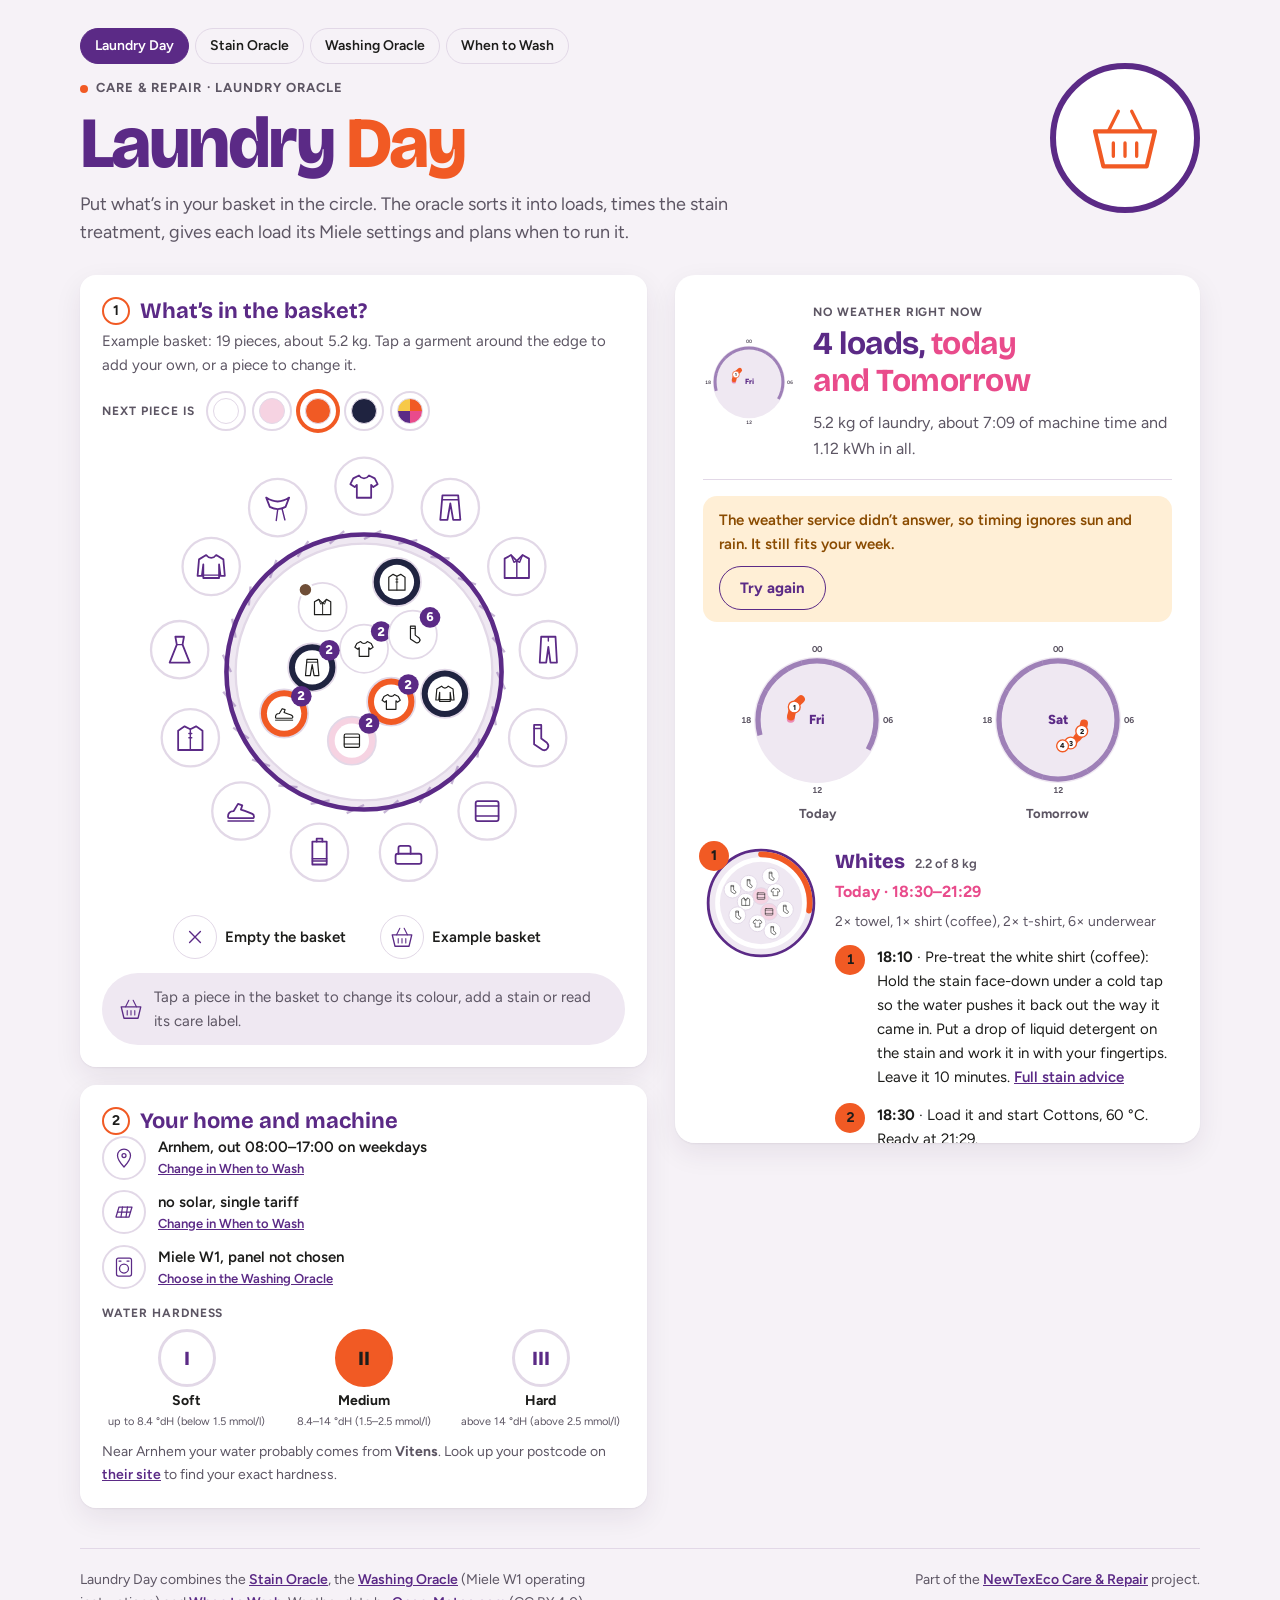
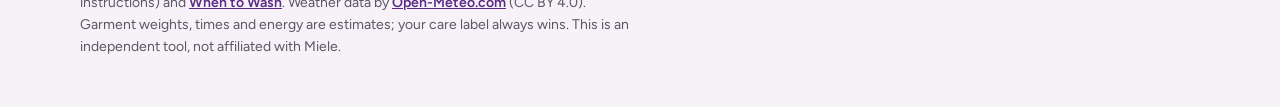
<file: index.html>
<!doctype html>
<html lang="en">
<head>
  <meta charset="utf-8">
  <meta name="viewport" content="width=device-width, initial-scale=1, viewport-fit=cover">
  <title>Laundry Day</title>
  <meta name="description" content="Put your laundry basket in the circle: Laundry Day sorts it into loads, times the stain treatment, gives each load its Miele settings and plans when to run it. A NewTexEco Care & Repair tool.">
  <meta name="theme-color" content="#5B2A86">
  <meta property="og:type" content="website">
  <meta property="og:title" content="Laundry Day">
  <meta property="og:description" content="Sort your basket into loads, treat the stains on time, wash with the right settings at the right moment.">
  <link rel="icon" href="data:image/svg+xml,%3Csvg xmlns='http://www.w3.org/2000/svg' viewBox='0 0 32 32'%3E%3Ccircle cx='16' cy='16' r='15' fill='%235B2A86'/%3E%3Ccircle cx='16' cy='16' r='10' fill='%23F6F2F7' stroke='%23F15A24' stroke-width='3'/%3E%3Ccircle cx='13.5' cy='18' r='3.5' fill='%23E94B8B'/%3E%3C/svg%3E">
  <link rel="preconnect" href="https://fonts.googleapis.com">
  <link rel="preconnect" href="https://fonts.gstatic.com" crossorigin>
  <link rel="preconnect" href="https://api.open-meteo.com" crossorigin>
  <link rel="stylesheet" href="https://fonts.googleapis.com/css2?family=Bricolage+Grotesque:opsz,wght@12..96,700;12..96,800&family=Figtree:wght@400;500;600;700;800&display=swap">
  <link rel="stylesheet" href="style.css">
  <link rel="stylesheet" href="washing/washing.css">
  <link rel="stylesheet" href="when/when.css">
  <link rel="stylesheet" href="day/day.css">
</head>
<body>
  <main id="app" class="app">
    <noscript><p>Laundry Day needs JavaScript to sort your basket and plan your loads.</p></noscript>
  </main>
  <script src="oracle.js"></script>
  <script src="washing/icons.js"></script>
  <script src="washing/washing.js"></script>
  <script src="when/when.js"></script>
  <script src="day/day.js"></script>
  <script src="day/day-app.js"></script>
</body>
</html>
</file>
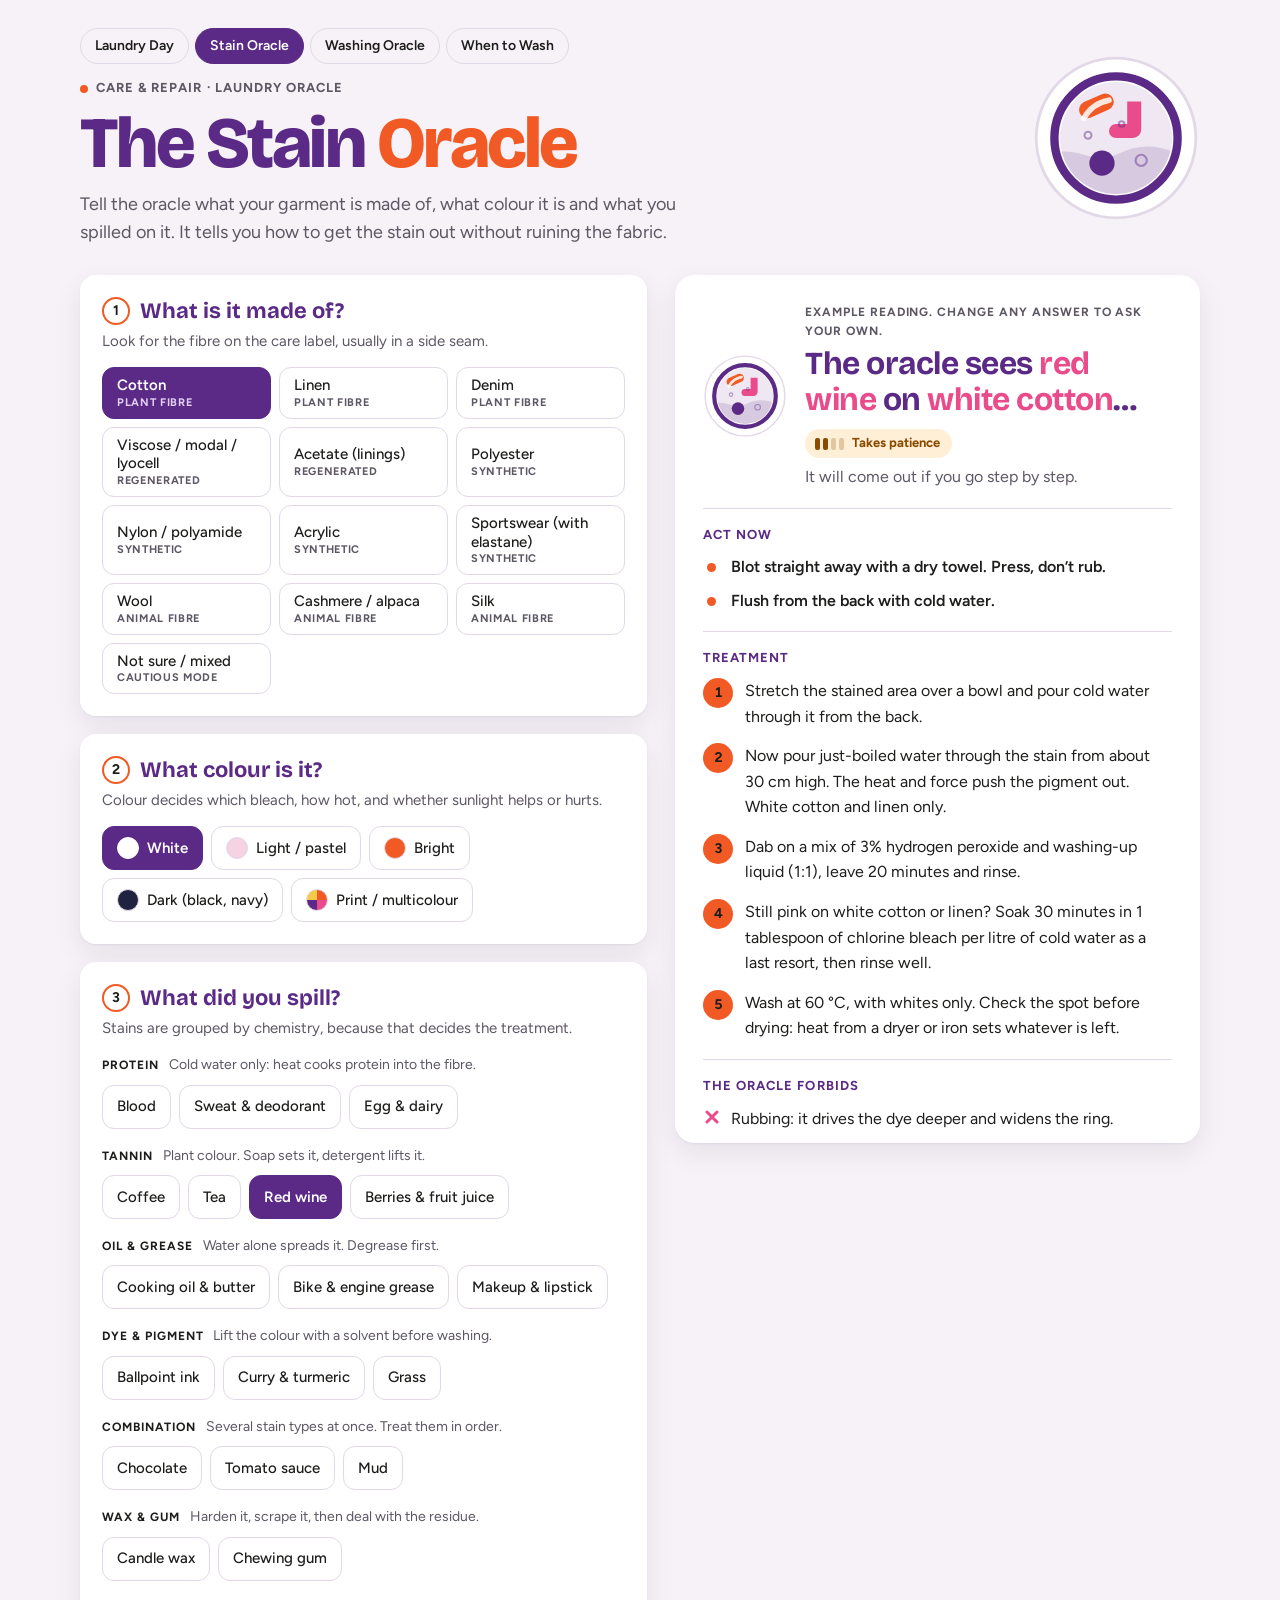
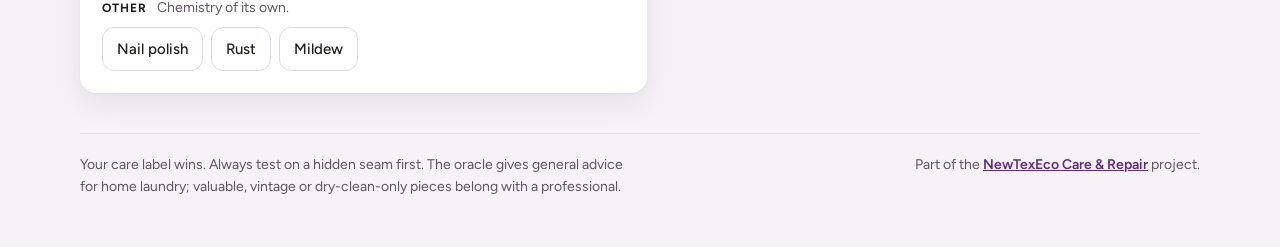
<file: stain/index.html>
<!doctype html>
<html lang="en">
<head>
  <meta charset="utf-8">
  <meta name="viewport" content="width=device-width, initial-scale=1, viewport-fit=cover">
  <title>Stain Oracle</title>
  <meta name="description" content="Pick a textile, a colour and a stain. The Laundry Oracle tells you how to get it out without ruining the fabric. A NewTexEco Care & Repair tool.">
  <meta name="theme-color" content="#5B2A86">
  <meta property="og:type" content="website">
  <meta property="og:title" content="Laundry Oracle">
  <meta property="og:description" content="Pick a textile, a colour and a stain. The oracle tells you how to get it out.">
  <link rel="icon" href="data:image/svg+xml,%3Csvg xmlns='http://www.w3.org/2000/svg' viewBox='0 0 32 32'%3E%3Ccircle cx='16' cy='16' r='15' fill='%235B2A86'/%3E%3Ccircle cx='16' cy='16' r='10' fill='%23F6F2F7' stroke='%23F15A24' stroke-width='3'/%3E%3Ccircle cx='13.5' cy='18' r='3.5' fill='%23E94B8B'/%3E%3C/svg%3E">
  <link rel="preconnect" href="https://fonts.googleapis.com">
  <link rel="preconnect" href="https://fonts.gstatic.com" crossorigin>
  <link rel="stylesheet" href="https://fonts.googleapis.com/css2?family=Bricolage+Grotesque:opsz,wght@12..96,700;12..96,800&family=Figtree:wght@400;500;600;700&display=swap">
  <link rel="stylesheet" href="../style.css">
</head>
<body>
  <main id="app" class="app">
    <noscript><p>The Laundry Oracle needs JavaScript to read your stain.</p></noscript>
  </main>
  <script src="../oracle.js"></script>
  <script src="stain-app.js"></script>
</body>
</html>
</file>
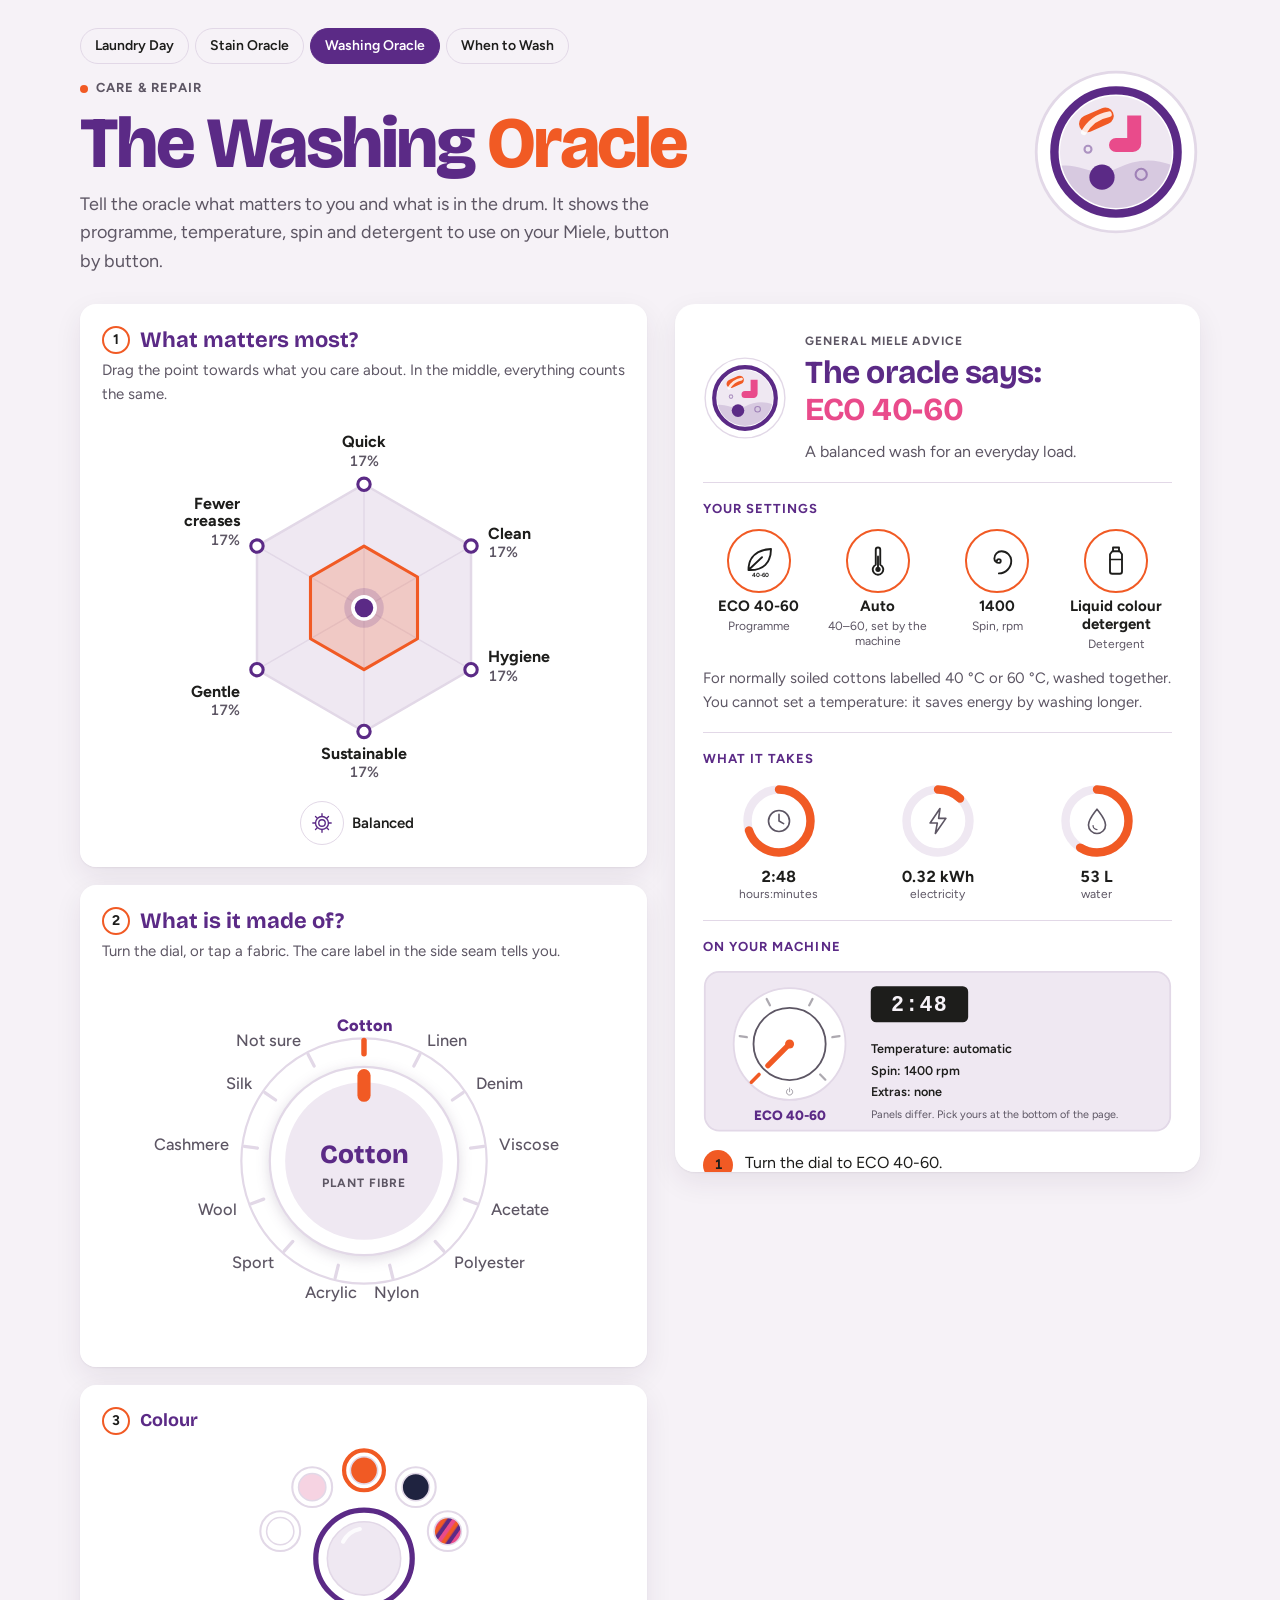
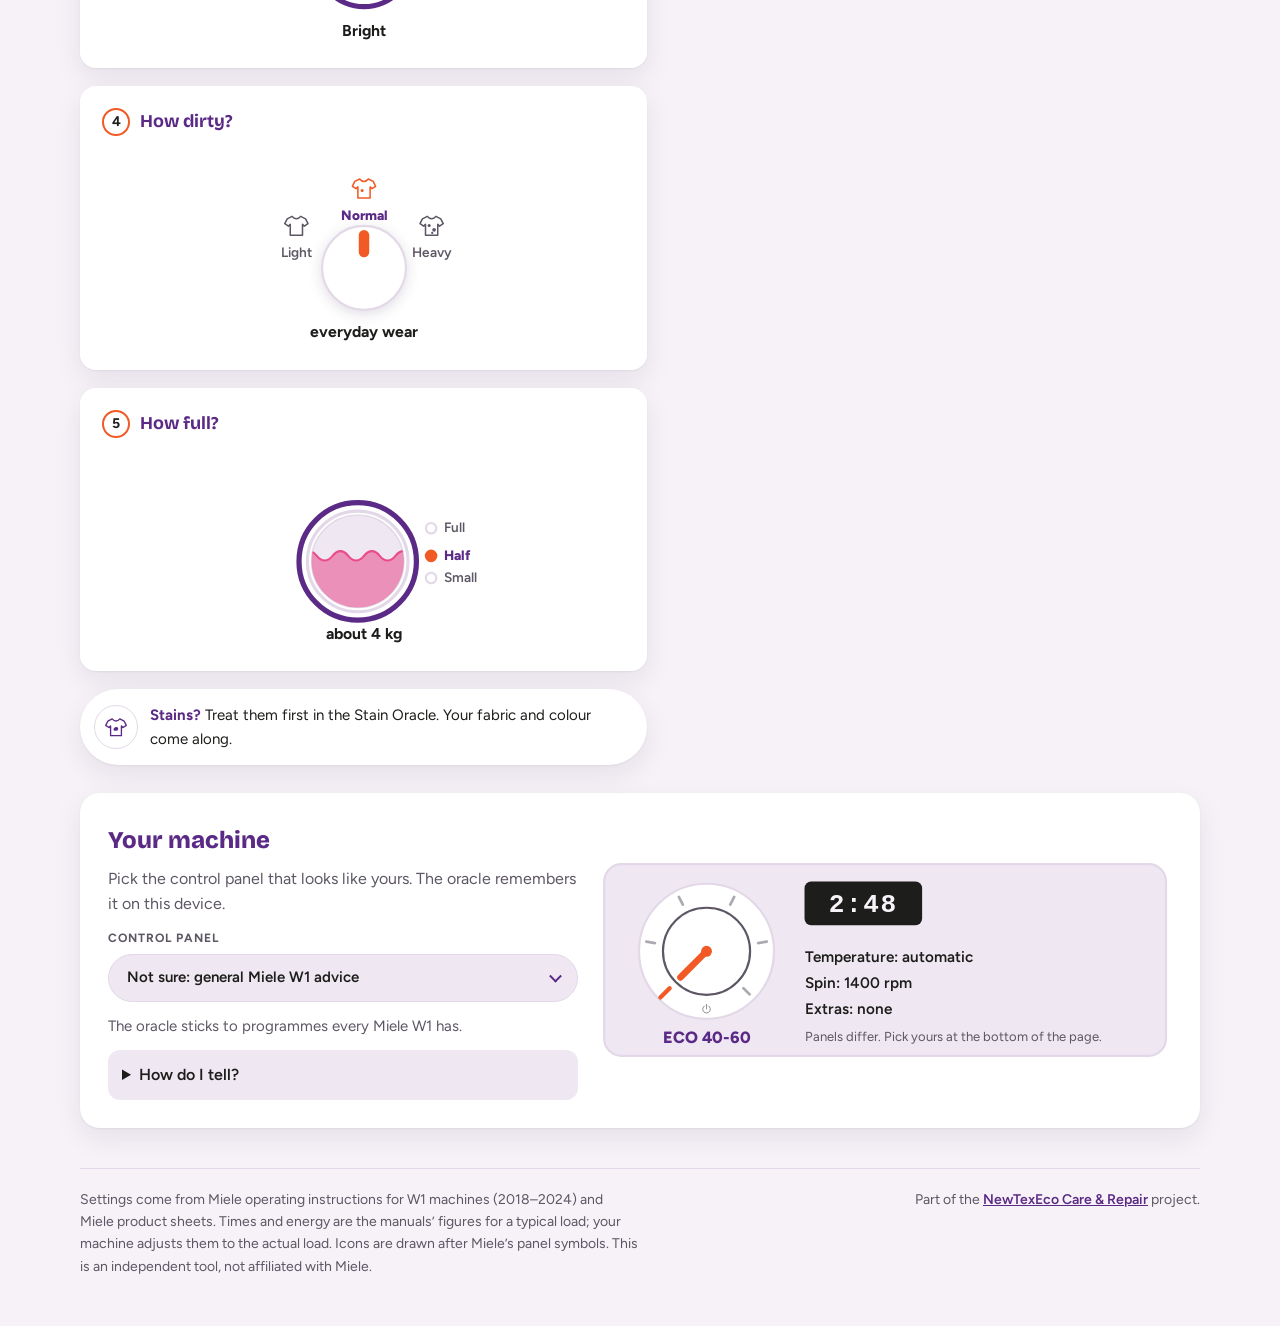
<file: washing/index.html>
<!doctype html>
<html lang="en">
<head>
  <meta charset="utf-8">
  <meta name="viewport" content="width=device-width, initial-scale=1, viewport-fit=cover">
  <title>Washing Oracle</title>
  <meta name="description" content="Tell the oracle what matters to you and what is in the drum. It shows the programme, temperature, spin and detergent to use on your Miele. A NewTexEco Care & Repair tool.">
  <meta name="theme-color" content="#5B2A86">
  <meta property="og:type" content="website">
  <meta property="og:title" content="Washing Oracle">
  <meta property="og:description" content="Which programme, temperature, spin and detergent to use on your Miele washing machine.">
  <link rel="icon" href="data:image/svg+xml,%3Csvg xmlns='http://www.w3.org/2000/svg' viewBox='0 0 32 32'%3E%3Ccircle cx='16' cy='16' r='15' fill='%235B2A86'/%3E%3Ccircle cx='16' cy='16' r='10' fill='%23F6F2F7' stroke='%23F15A24' stroke-width='3'/%3E%3Cpath d='M8 19 q4 -3 8 0 t8 0 V24 H8z' fill='%23E94B8B'/%3E%3C/svg%3E">
  <link rel="preconnect" href="https://fonts.googleapis.com">
  <link rel="preconnect" href="https://fonts.gstatic.com" crossorigin>
  <link rel="stylesheet" href="https://fonts.googleapis.com/css2?family=Bricolage+Grotesque:opsz,wght@12..96,700;12..96,800&family=Figtree:wght@400;500;600;700;800&display=swap">
  <link rel="stylesheet" href="../style.css">
  <link rel="stylesheet" href="washing.css">
</head>
<body>
  <main id="app" class="app">
    <noscript><p>The Washing Oracle needs JavaScript to work out your settings.</p></noscript>
  </main>
  <script src="../oracle.js"></script>
  <script src="icons.js"></script>
  <script src="washing.js"></script>
  <script src="washing-app.js"></script>
</body>
</html>
</file>
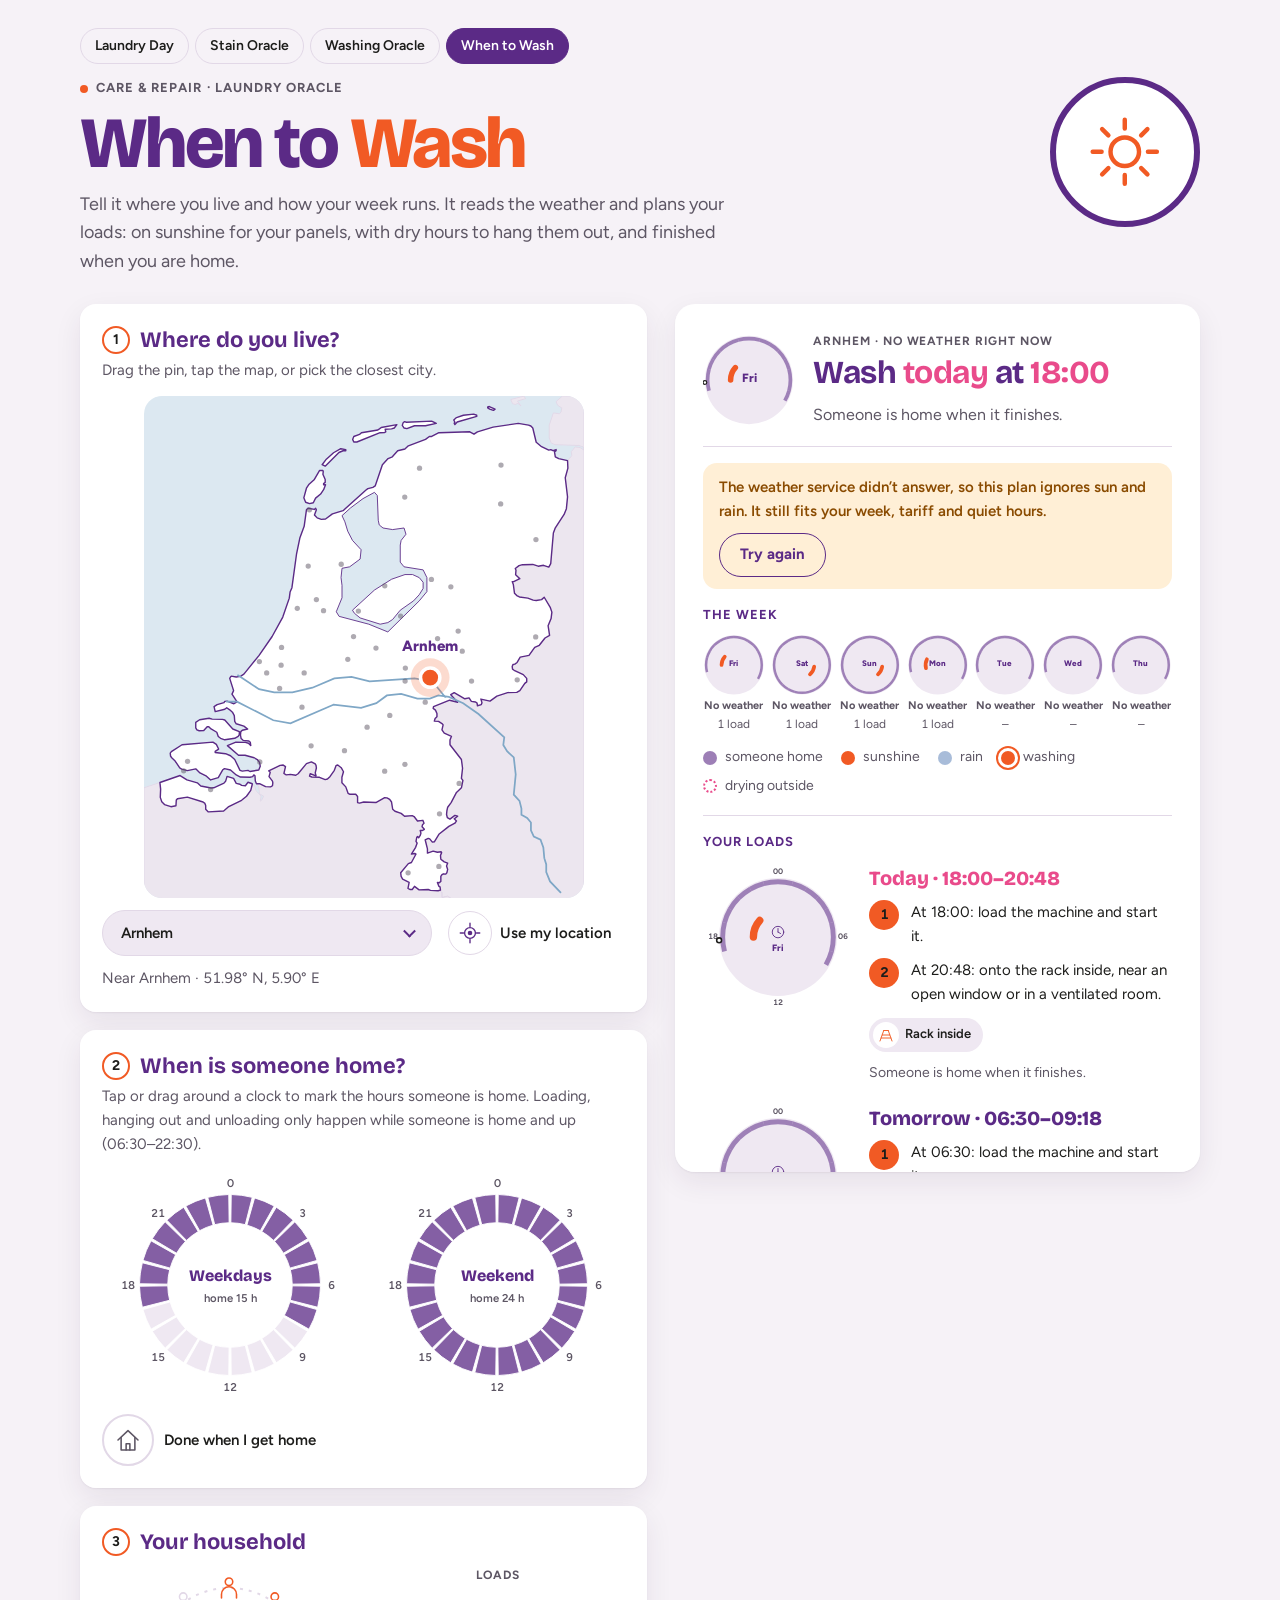
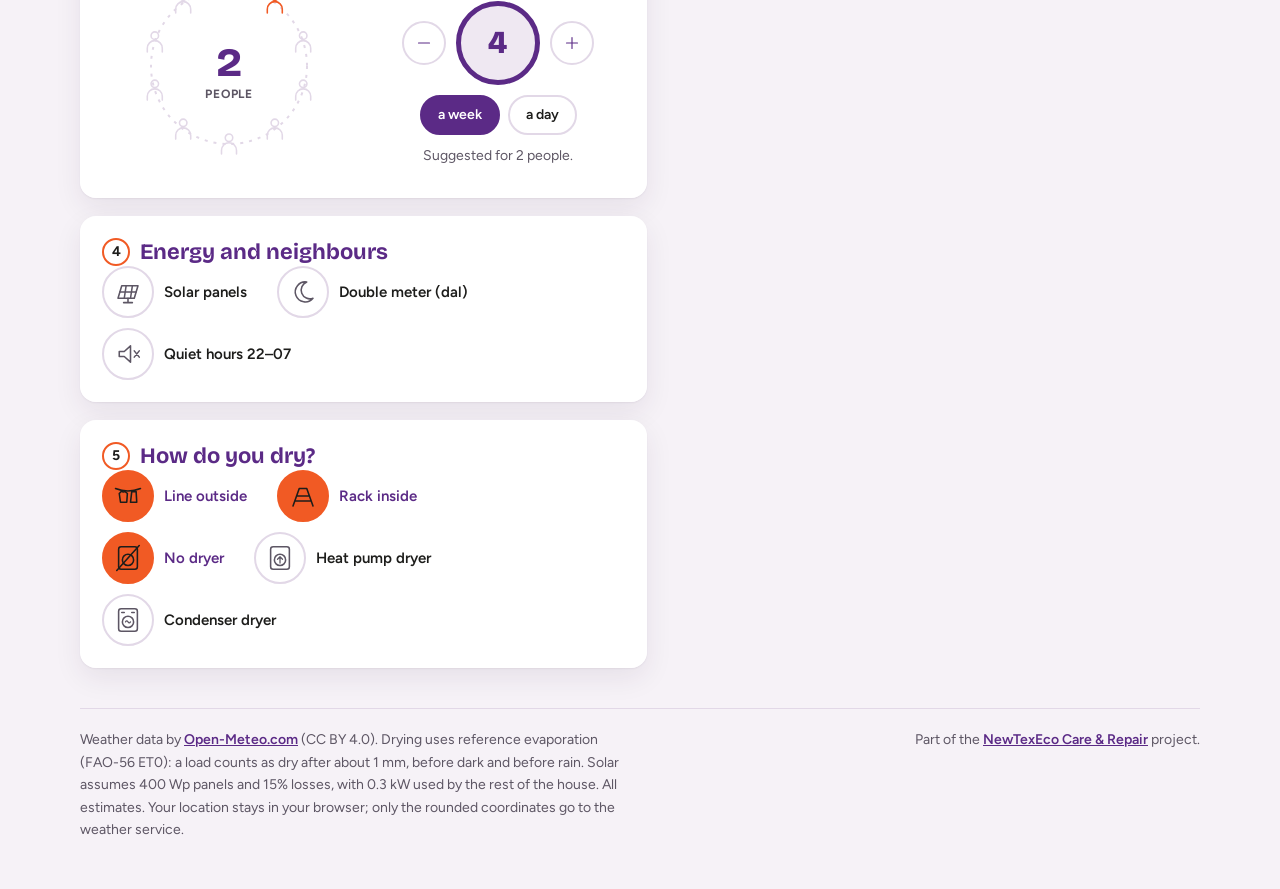
<file: when/index.html>
<!doctype html>
<html lang="en">
<head>
  <meta charset="utf-8">
  <meta name="viewport" content="width=device-width, initial-scale=1, viewport-fit=cover">
  <title>When to Wash</title>
  <meta name="description" content="Plan your washing around the weather and your week: sunshine for your solar panels, dry hours to hang it out, done when you get home. A NewTexEco Care & Repair tool.">
  <meta name="theme-color" content="#5B2A86">
  <meta property="og:type" content="website">
  <meta property="og:title" content="When to Wash">
  <meta property="og:description" content="Plan your washing around the weather and your week.">
  <link rel="icon" href="data:image/svg+xml,%3Csvg xmlns='http://www.w3.org/2000/svg' viewBox='0 0 32 32'%3E%3Ccircle cx='16' cy='16' r='15' fill='%235B2A86'/%3E%3Ccircle cx='16' cy='16' r='9' fill='%23F15A24'/%3E%3Cpath d='M16 7 A9 9 0 0 1 25 16 H16 Z' fill='%23F6F2F7'/%3E%3C/svg%3E">
  <link rel="preconnect" href="https://fonts.googleapis.com">
  <link rel="preconnect" href="https://fonts.gstatic.com" crossorigin>
  <link rel="preconnect" href="https://api.open-meteo.com" crossorigin>
  <link rel="stylesheet" href="https://fonts.googleapis.com/css2?family=Bricolage+Grotesque:opsz,wght@12..96,700;12..96,800&family=Figtree:wght@400;500;600;700;800&display=swap">
  <link rel="stylesheet" href="../style.css">
  <link rel="stylesheet" href="../washing/washing.css">
  <link rel="stylesheet" href="when.css">
</head>
<body>
  <main id="app" class="app">
    <noscript><p>When to Wash needs JavaScript to read the weather and plan your loads.</p></noscript>
  </main>
  <script src="../oracle.js"></script>
  <script src="../washing/icons.js"></script>
  <script src="../washing/washing.js"></script>
  <script src="nl-map.js"></script>
  <script src="when.js"></script>
  <script src="when-app.js"></script>
</body>
</html>
</file>
<file: style.css>
/* Layout: a masthead with a tumbling washing-machine porthole, then a workbench:
   the three questions on the left and the oracle's reading pinned beside them.
   On phones it is one column, with a dock that jumps to the reading. */
:root {
  /* NewTexEco Care & Repair palette */
  --orange: #F15A24;   /* primary accent, icons, highlights */
  --pink: #E94B8B;     /* highlight text, emphasis */
  --purple: #5B2A86;   /* headings, secondary text */
  --charcoal: #1D1D1B; /* body text */

  --bg: #F6F2F7;
  --surface: #FFFFFF;
  --surface-sunk: #EFE8F2;
  --line: #E2D8E7;
  --ink: var(--charcoal);
  --ink-soft: #5D5664;
  --heading: var(--purple);
  --accent: var(--orange);
  --on-accent: #1D1D1B;
  --emph: var(--pink);
  --select-bg: var(--purple);
  --select-fg: #FFFFFF;
  --select-tag: #E3D0F4;
  --focus: var(--orange);
  --shadow: 0 1px 2px rgba(45, 20, 66, 0.06), 0 10px 28px rgba(45, 20, 66, 0.08);

  /* Difficulty, kept apart from the brand accent */
  --lvl1-bg: #E2F3EA; --lvl1-fg: #17643F;
  --lvl2-bg: #FFEFD6; --lvl2-fg: #8A4B00;
  --lvl3-bg: #FCE2EE; --lvl3-fg: #A3164F;
  --lvl4-bg: #5B2A86; --lvl4-fg: #FFFFFF;

  --font-display: 'Bricolage Grotesque', 'Figtree', ui-sans-serif, system-ui, sans-serif;
  --font-body: 'Figtree', ui-sans-serif, system-ui, -apple-system, 'Segoe UI', Roboto, sans-serif;

  --radius: 16px;
}

@media (prefers-color-scheme: dark) {
  :root:not([data-theme="light"]) {
    --bg: #141017;
    --surface: #1F1924;
    --surface-sunk: #2A2230;
    --line: #3A3042;
    --ink: #F2EDF4;
    --ink-soft: #B6ACBD;
    --heading: #CDA9F0;
    --emph: #F06A9F;
    --select-bg: #CDA9F0;
    --select-fg: #1D1D1B;
    --select-tag: #4E3470;
    --shadow: 0 1px 2px rgba(0, 0, 0, 0.4);
    --lvl1-bg: #183526; --lvl1-fg: #8EE0B4;
    --lvl2-bg: #3A2A10; --lvl2-fg: #FFC475;
    --lvl3-bg: #3D1527; --lvl3-fg: #FF8DBB;
    --lvl4-bg: #CDA9F0; --lvl4-fg: #1D1D1B;
    color-scheme: dark;
  }
}
:root[data-theme="dark"] {
  --bg: #141017;
  --surface: #1F1924;
  --surface-sunk: #2A2230;
  --line: #3A3042;
  --ink: #F2EDF4;
  --ink-soft: #B6ACBD;
  --heading: #CDA9F0;
  --emph: #F06A9F;
  --select-bg: #CDA9F0;
  --select-fg: #1D1D1B;
  --select-tag: #4E3470;
  --shadow: 0 1px 2px rgba(0, 0, 0, 0.4);
  --lvl1-bg: #183526; --lvl1-fg: #8EE0B4;
  --lvl2-bg: #3A2A10; --lvl2-fg: #FFC475;
  --lvl3-bg: #3D1527; --lvl3-fg: #FF8DBB;
  --lvl4-bg: #CDA9F0; --lvl4-fg: #1D1D1B;
  color-scheme: dark;
}

/* === Base === */
*, *::before, *::after { box-sizing: border-box; }
[hidden] { display: none !important; }
html { -webkit-text-size-adjust: 100%; }
body {
  margin: 0;
  background: var(--bg);
  color: var(--ink);
  font: 400 1rem/1.6 var(--font-body);
  -webkit-font-smoothing: antialiased;
}
button, input, textarea { font: inherit; }

.app {
  max-width: 1200px;
  margin: 0 auto;
  padding-inline: clamp(16px, 4vw, 40px);
  padding-block: 20px 48px;
}

.sr {
  position: absolute;
  width: 1px;
  height: 1px;
  margin: -1px;
  padding: 0;
  overflow: hidden;
  clip: rect(0 0 0 0);
  white-space: nowrap;
  border: 0;
}

/* === Masthead === */
.masthead {
  display: grid;
  grid-template-columns: minmax(0, 1fr) auto;
  align-items: center;
  gap: 16px 32px;
  padding-block: 8px 28px;
}
.brandline {
  display: flex;
  align-items: center;
  gap: 8px;
  margin: 0;
  font-size: 0.8125rem;
  font-weight: 700;
  letter-spacing: 0.08em;
  text-transform: uppercase;
  color: var(--ink-soft);
}
.brandline::before {
  content: "";
  width: 8px;
  height: 8px;
  border-radius: 50%;
  background: var(--accent);
}
.masthead h1 {
  margin: 10px 0 12px;
  font-family: var(--font-display);
  font-weight: 800;
  font-size: clamp(2.5rem, 6.4vw, 4.5rem);
  line-height: 0.95;
  letter-spacing: -0.035em;
  color: var(--heading);
  text-wrap: balance;
}
.masthead h1 span { color: var(--accent); }
.lede {
  max-width: 54ch;
  margin: 0;
  font-size: 1.125rem;
  color: var(--ink-soft);
  text-wrap: pretty;
}
.masthead .porthole { width: clamp(84px, 15vw, 168px); }

/* === Porthole === */
.porthole { position: relative; display: block; aspect-ratio: 1; height: auto; max-width: 100%; }
.ph-layer { position: absolute; inset: 0; width: 100%; height: 100%; overflow: visible; }
.ph-rim { fill: var(--surface); stroke: var(--line); stroke-width: 2; }
.ph-glass { fill: var(--surface-sunk); }
.ph-water { fill: var(--heading); opacity: 0.16; }
.ph-a { fill: var(--accent); }
.ph-b { fill: var(--emph); }
.ph-c { fill: var(--heading); }
.ph-bubble { fill: none; stroke: var(--heading); stroke-width: 1.5; opacity: 0.45; }
.ph-door { fill: none; stroke: var(--heading); stroke-width: 6; }
.ph-shine { fill: none; stroke: var(--surface); stroke-width: 4; stroke-linecap: round; opacity: 0.85; }
/* The drum sits exactly over the glass (r 40 of 120) and turns as one image: no redraw per frame. */
.ph-drum { position: absolute; left: 16.667%; top: 16.667%; width: 66.667%; height: 66.667%; border-radius: 50%; overflow: hidden; }
.ph-drum svg { display: block; width: 100%; height: 100%; }
.masthead .ph-drum { animation: drum-idle 28s linear infinite; will-change: transform; }
.spin .ph-drum { animation: drum-spin 0.9s cubic-bezier(0.25, 0.8, 0.3, 1); }
@keyframes drum-idle { to { transform: rotate(360deg); } }
@keyframes drum-spin { from { transform: rotate(-320deg); } to { transform: rotate(0deg); } }

/* === Workbench === */
.bench {
  display: grid;
  grid-template-columns: minmax(0, 1fr);
  gap: 24px;
}

/* === Questions === */
.picker { display: grid; gap: 18px; min-width: 0; }
.q {
  min-width: 0;
  margin: 0;
  padding: clamp(16px, 2.4vw, 22px);
  border: 0;
  border-radius: var(--radius);
  background: var(--surface);
  box-shadow: var(--shadow);
}
.q legend {
  float: left;
  width: 100%;
  display: flex;
  align-items: center;
  gap: 10px;
  padding: 0;
  font-family: var(--font-display);
  font-weight: 700;
  font-size: 1.375rem;
  line-height: 1.2;
  color: var(--heading);
}
.q-num {
  display: inline-grid;
  place-items: center;
  flex: none;
  width: 1.75rem;
  height: 1.75rem;
  border: 2px solid var(--accent);
  border-radius: 50%;
  font: 700 0.875rem/1 var(--font-body);
  color: var(--ink);
}
.q-hint {
  clear: both;
  margin: 0;
  padding-top: 4px;
  padding-bottom: 14px;
  font-size: 0.9375rem;
  color: var(--ink-soft);
}

.chips { display: flex; flex-wrap: wrap; gap: 8px; }
.chips--grid { display: grid; grid-template-columns: repeat(auto-fill, minmax(150px, 1fr)); }
.chip {
  display: inline-flex;
  align-items: center;
  gap: 8px;
  min-height: 44px;
  padding: 8px 14px;
  border: 1.5px solid var(--line);
  border-radius: 12px;
  background: var(--surface);
  color: var(--ink);
  font-size: 0.9375rem;
  font-weight: 500;
  line-height: 1.25;
  cursor: pointer;
  user-select: none;
  transition: border-color 0.15s, background-color 0.15s, color 0.15s;
}
.chip:hover { border-color: var(--heading); }
input:checked + .chip {
  border-color: var(--select-bg);
  background: var(--select-bg);
  color: var(--select-fg);
  font-weight: 600;
}
input:focus-visible + .chip { outline: 3px solid var(--focus); outline-offset: 2px; }
.chip--textile { flex-direction: column; align-items: flex-start; justify-content: center; gap: 1px; }
.chip-tag {
  font-size: 0.6875rem;
  font-weight: 700;
  letter-spacing: 0.06em;
  text-transform: uppercase;
  color: var(--ink-soft);
}
input:checked + .chip .chip-tag { color: var(--select-tag); }
.swatch {
  flex: none;
  width: 22px;
  height: 22px;
  border: 1.5px solid var(--line);
  border-radius: 50%;
}
.swatch--print { background: conic-gradient(var(--orange) 0 25%, var(--pink) 0 50%, var(--purple) 0 75%, #F7C948 0); }
input:checked + .chip .swatch { border-color: var(--select-fg); }

.stain-groups { display: grid; gap: 16px; }
.group-head {
  display: flex;
  flex-wrap: wrap;
  align-items: baseline;
  gap: 2px 10px;
  margin: 0 0 8px;
  font-size: 0.875rem;
  color: var(--ink-soft);
}
.group-name {
  font-size: 0.75rem;
  font-weight: 700;
  letter-spacing: 0.08em;
  text-transform: uppercase;
  color: var(--ink);
}

/* === Reading === */
.reading {
  min-width: 0;
  padding: clamp(18px, 3vw, 28px);
  border-radius: calc(var(--radius) + 4px);
  background: var(--surface);
  box-shadow: var(--shadow);
  scroll-margin-top: 16px;
}
.reading-head {
  display: grid;
  grid-template-columns: auto minmax(0, 1fr);
  align-items: center;
  gap: 18px;
  padding-bottom: 18px;
  border-bottom: 1px solid var(--line);
}
.reading-head .porthole { width: clamp(64px, 9vw, 84px); }
.eyebrow {
  margin: 0;
  font-size: 0.75rem;
  font-weight: 700;
  letter-spacing: 0.08em;
  text-transform: uppercase;
  color: var(--ink-soft);
}
.prophecy {
  margin: 4px 0 10px;
  font-family: var(--font-display);
  font-weight: 700;
  font-size: clamp(1.45rem, 2.6vw, 2rem);
  line-height: 1.15;
  letter-spacing: -0.015em;
  color: var(--heading);
  text-wrap: balance;
}
.prophecy em { font-style: normal; color: var(--emph); }
.omen {
  display: flex;
  flex-wrap: wrap;
  align-items: center;
  gap: 6px 12px;
  margin: 0;
  color: var(--ink-soft);
}
.pill {
  display: inline-flex;
  align-items: center;
  gap: 8px;
  padding: 4px 12px 4px 10px;
  border-radius: 999px;
  background: var(--lvl-bg);
  color: var(--lvl-fg);
  font-size: 0.8125rem;
  font-weight: 700;
}
.pill[data-level="1"] { --lvl-bg: var(--lvl1-bg); --lvl-fg: var(--lvl1-fg); }
.pill[data-level="2"] { --lvl-bg: var(--lvl2-bg); --lvl-fg: var(--lvl2-fg); }
.pill[data-level="3"] { --lvl-bg: var(--lvl3-bg); --lvl-fg: var(--lvl3-fg); }
.pill[data-level="4"] { --lvl-bg: var(--lvl4-bg); --lvl-fg: var(--lvl4-fg); }
.meter { display: inline-flex; gap: 3px; }
.meter i { width: 5px; height: 12px; border-radius: 2px; background: currentColor; opacity: 0.25; }
.meter i.on { opacity: 1; }

.reading-body.fresh { animation: settle 0.45s ease-out; }
@keyframes settle { from { opacity: 0.35; transform: translateY(4px); } }

.block { padding-block: 18px; border-bottom: 1px solid var(--line); }
.block h3 {
  margin: 0 0 12px;
  font-size: 0.8125rem;
  font-weight: 700;
  line-height: 1.2;
  letter-spacing: 0.08em;
  text-transform: uppercase;
  color: var(--heading);
}
.list { display: grid; gap: 8px; margin: 0; padding: 0; list-style: none; }
.list li { display: grid; grid-template-columns: 18px minmax(0, 1fr); gap: 10px; }
.list li::before {
  content: "";
  width: 9px;
  height: 9px;
  margin: 0.55em 0 0 4px;
  border-radius: 50%;
  background: var(--accent);
}
.act-now .list li { font-weight: 600; }

.steps { display: grid; gap: 14px; margin: 0; padding: 0; list-style: none; counter-reset: step; }
.steps li { display: grid; grid-template-columns: 30px minmax(0, 1fr); gap: 12px; counter-increment: step; }
.steps li::before {
  content: counter(step);
  display: grid;
  place-items: center;
  width: 30px;
  height: 30px;
  border-radius: 50%;
  background: var(--accent);
  color: var(--on-accent);
  font-weight: 700;
  font-size: 0.875rem;
  font-variant-numeric: tabular-nums;
}
.caution {
  display: inline-block;
  margin-right: 6px;
  padding: 1px 8px;
  border-radius: 999px;
  background: var(--lvl2-bg);
  color: var(--lvl2-fg);
  font-size: 0.6875rem;
  font-weight: 700;
  letter-spacing: 0.06em;
  text-transform: uppercase;
  vertical-align: 2px;
}

.forbid .list li::before {
  width: 14px;
  height: 14px;
  margin: 0.3em 0 0 2px;
  border-radius: 0;
  background: var(--emph);
  -webkit-mask: var(--x-mark) center / contain no-repeat;
  mask: var(--x-mark) center / contain no-repeat;
}
.forbid { --x-mark: url("data:image/svg+xml,%3Csvg xmlns='http://www.w3.org/2000/svg' viewBox='0 0 14 14'%3E%3Cpath d='M2 2l10 10M12 2L2 12' stroke='black' stroke-width='3' stroke-linecap='round'/%3E%3C/svg%3E"); }

.care-row {
  display: grid;
  grid-template-columns: repeat(auto-fit, minmax(54px, 1fr));
  gap: 12px 6px;
  margin: 0 0 14px;
}
.care-sym { display: grid; justify-items: center; align-content: start; gap: 6px; margin: 0; text-align: center; }
.care-sym svg { width: 46px; height: 46px; color: var(--ink); }
.care-sym.is-on svg { color: var(--accent); }
.care-sym figcaption { font-size: 0.75rem; line-height: 1.3; color: var(--ink-soft); }
.care-lines { margin: 0; padding-left: 1.1rem; color: var(--ink-soft); font-size: 0.9375rem; }
.care-lines li + li { margin-top: 2px; }

.kit-list { display: flex; flex-wrap: wrap; gap: 6px; margin: 0; padding: 0; list-style: none; }
.kit-list li {
  padding: 4px 12px;
  border-radius: 999px;
  background: var(--surface-sunk);
  font-size: 0.875rem;
}

.tip { margin: 0; padding-block: 16px; font-size: 0.9375rem; }
.tip strong { color: var(--emph); }

.dried {
  padding: 12px 14px;
  border-radius: 12px;
  background: var(--surface-sunk);
}
.dried summary { font-weight: 600; cursor: pointer; }
.dried summary:focus-visible { outline: 3px solid var(--focus); outline-offset: 2px; border-radius: 4px; }
.dried p { margin: 8px 0 0; font-size: 0.9375rem; color: var(--ink-soft); }

.actions { display: flex; flex-wrap: wrap; align-items: center; gap: 8px 14px; padding-top: 18px; }
.btn {
  appearance: none;
  min-height: 44px;
  padding: 12px 20px;
  border: 0;
  border-radius: 999px;
  background: var(--select-bg);
  color: var(--select-fg);
  font-size: 0.9375rem;
  font-weight: 700;
  line-height: 1;
  cursor: pointer;
  transition: background-color 0.15s, color 0.15s;
}
.btn:hover { background: var(--accent); color: var(--on-accent); }
.btn:focus-visible { outline: 3px solid var(--focus); outline-offset: 2px; }
.copy-status { font-size: 0.875rem; color: var(--ink-soft); }
.copy-fallback {
  width: 100%;
  min-height: 180px;
  padding: 10px;
  border: 1px solid var(--line);
  border-radius: 10px;
  background: var(--surface-sunk);
  color: var(--ink);
  font: 0.8125rem/1.5 ui-monospace, SFMono-Regular, Menlo, Consolas, monospace;
}

/* === Nav between the two oracles === */
.oracle-nav { display: flex; flex-wrap: wrap; gap: 6px; margin: 0 0 14px; }
.oracle-nav a {
  display: inline-flex;
  align-items: center;
  min-height: 36px;
  padding: 6px 14px;
  border: 1.5px solid var(--line);
  border-radius: 999px;
  color: var(--ink);
  font-size: 0.875rem;
  font-weight: 600;
  text-decoration: none;
}
.oracle-nav a:hover { border-color: var(--heading); }
.oracle-nav a[aria-current="page"] { border-color: var(--select-bg); background: var(--select-bg); color: var(--select-fg); }
.oracle-nav a:focus-visible { outline: 3px solid var(--focus); outline-offset: 2px; }

.btn--ghost {
  display: inline-flex;
  align-items: center;
  border: 1.5px solid var(--select-bg);
  background: transparent;
  color: var(--heading);
  text-decoration: none;
}
.btn--ghost:hover { border-color: var(--accent); }

/* === Footer === */
.site-foot {
  display: flex;
  flex-wrap: wrap;
  justify-content: space-between;
  gap: 8px 24px;
  margin-top: 40px;
  padding-top: 20px;
  border-top: 1px solid var(--line);
  font-size: 0.875rem;
  color: var(--ink-soft);
}
.site-foot p { margin: 0; max-width: 62ch; }
.site-foot a { color: var(--heading); font-weight: 600; }
.site-foot a:focus-visible { outline: 3px solid var(--focus); outline-offset: 2px; }

/* === Phone dock === */
.dock {
  position: fixed;
  left: 0;
  right: 0;
  bottom: 0;
  z-index: 10;
  display: flex;
  align-items: center;
  justify-content: space-between;
  gap: 12px;
  padding: 10px 16px calc(10px + env(safe-area-inset-bottom, 0px));
  background: var(--select-bg);
  color: var(--select-fg);
  transition: transform 0.2s ease;
}
.dock.is-away { transform: translateY(110%); }
.dock-sum {
  min-width: 0;
  overflow: hidden;
  font-size: 0.875rem;
  font-weight: 600;
  text-overflow: ellipsis;
  white-space: nowrap;
}
.dock .btn { flex: none; padding: 10px 16px; background: var(--accent); color: var(--on-accent); }

@media (max-width: 959px) {
  .app { padding-bottom: 96px; }
}

@media (min-width: 960px) {
  .bench {
    grid-template-columns: minmax(0, 1.08fr) minmax(0, 1fr);
    align-items: start;
    gap: 28px;
  }
  .reading {
    position: sticky;
    top: calc(env(safe-area-inset-top, 0px) + 16px);
    max-height: calc(100vh - 32px);
    overflow-y: auto;
    overscroll-behavior: contain;
  }
  .dock { display: none; }
}

@media (max-width: 480px) {
  .masthead { grid-template-columns: minmax(0, 1fr) 76px; gap: 12px; }
  .lede { font-size: 1rem; }
  .chips--grid { grid-template-columns: repeat(2, minmax(0, 1fr)); }
  .reading-head { gap: 12px; align-items: start; }
  .reading-head .porthole { width: 52px; }
}

@media (prefers-reduced-motion: reduce) {
  *, *::before, *::after {
    animation: none !important;
    transition: none !important;
  }
}
</file>
<file: washing/washing.css>
/* Washing Oracle: styles on top of ../style.css (same tokens, same workbench).
   Every control is a circle or a polygon, like the machine: dial, porthole, round sensor buttons. */

/* === Questions === */
.q-row { display: grid; grid-template-columns: minmax(0, 1fr); gap: 18px; }
/* Three across only when the form has the full page width (tablet); stacked beside the reading. */
@media (min-width: 720px) and (max-width: 959px) { .q-row { grid-template-columns: repeat(3, minmax(0, 1fr)); } }
.q--mini legend { font-size: 1.125rem; }
.q--mini .mini-wrap { clear: both; padding-top: 6px; }

/* Balance pad */
.pad-wrap { clear: both; position: relative; display: grid; justify-items: center; gap: 10px; }
.pad { width: 100%; max-width: 440px; height: auto; touch-action: none; cursor: crosshair; border-radius: 12px; }
.pad:focus-visible { outline: 3px solid var(--focus); outline-offset: 4px; }
.pad-face { fill: var(--surface-sunk); stroke: var(--line); stroke-width: 2; }
.pad-ring { fill: none; stroke: var(--line); stroke-width: 1.5; stroke-dasharray: 4 5; }
.pad-spoke { stroke: var(--line); stroke-width: 1.2; }
.pad-weights { fill: var(--accent); fill-opacity: 0.22; stroke: var(--accent); stroke-width: 2.5; stroke-linejoin: round; transition: all 0.12s; }
.corner { cursor: pointer; outline: none; }
.corner-hit { fill: transparent; }
.corner-dot { fill: var(--surface); stroke: var(--heading); stroke-width: 2.5; }
.corner-name { font-family: var(--font-body); font-size: 13px; font-weight: 700; fill: var(--ink); }
.corner-pct { font-size: 12px; font-weight: 600; fill: var(--ink-soft); font-variant-numeric: tabular-nums; }
.corner.is-strong .corner-name { fill: var(--heading); }
.corner.is-strong .corner-pct { fill: var(--emph); font-weight: 800; }
.corner.is-strong .corner-dot { fill: var(--accent); stroke: var(--accent); }
.corner:hover .corner-dot, .corner:focus-visible .corner-dot { fill: var(--accent); stroke: var(--accent); }
.corner:focus-visible .corner-hit { stroke: var(--focus); stroke-width: 3; }
.handle-halo { fill: var(--select-bg); fill-opacity: 0.18; }
.handle-dot { fill: var(--select-bg); stroke: var(--surface); stroke-width: 3; }
.pad:active .handle-halo { fill-opacity: 0.3; }

.round-btn {
  appearance: none;
  display: inline-flex;
  align-items: center;
  gap: 8px;
  padding: 0 14px 0 0;
  border: 0;
  background: none;
  color: var(--ink);
  font-weight: 600;
  font-size: 0.9375rem;
  cursor: pointer;
  border-radius: 999px;
}
.round-btn:focus-visible { outline: 3px solid var(--focus); outline-offset: 2px; }
.round-btn-face {
  display: inline-grid;
  place-items: center;
  flex: none;
  width: 44px;
  height: 44px;
  border: 1.5px solid var(--line);
  border-radius: 50%;
  background: var(--surface);
  color: var(--heading);
}
.round-btn-face .icon { width: 26px; height: 26px; }
.round-btn:hover .round-btn-face { border-color: var(--accent); color: var(--accent); }

/* Fabric dial */
.dial-wrap { clear: both; display: grid; justify-items: center; }
.dial { width: 100%; max-width: 460px; height: auto; touch-action: none; border-radius: 50%; }
.dial-wrap:focus-within .dial { outline: 3px solid var(--focus); outline-offset: 2px; }
.dial-bezel { fill: none; stroke: var(--line); stroke-width: 2; }
.dial-tick { stroke: var(--line); stroke-width: 3; stroke-linecap: round; }
.dial-tick.is-on { stroke: var(--accent); stroke-width: 5; }
.dial-label { font-family: var(--font-body); font-size: 15px; font-weight: 500; fill: var(--ink-soft); cursor: pointer; }
.dial-label:hover { fill: var(--ink); }
.dial-label.is-on { fill: var(--heading); font-weight: 800; }
.knob { cursor: grab; }
.knob:active { cursor: grabbing; }
.knob-face { fill: var(--surface); stroke: var(--line); stroke-width: 2; filter: drop-shadow(0 3px 6px rgba(45, 20, 66, 0.15)); }
.knob-ring { fill: var(--surface-sunk); }
.knob-pointer { transform-box: view-box; transform-origin: 0 0; transition: transform 0.35s cubic-bezier(0.3, 0.7, 0.3, 1); }
.knob-pointer rect { fill: var(--accent); }
.knob-name { font-family: var(--font-display); font-size: 24px; font-weight: 800; fill: var(--heading); }
.knob-tag { font-size: 11px; font-weight: 700; letter-spacing: 0.08em; text-transform: uppercase; fill: var(--ink-soft); }

/* Colour, soil, load */
.mini-wrap { display: grid; justify-items: center; }
.mini { width: 100%; max-width: 260px; height: auto; touch-action: none; }
.mini-wrap:focus-within .mini { outline: 3px solid var(--focus); outline-offset: 2px; border-radius: 16px; }
.mini-rim { fill: var(--surface); stroke: var(--heading); stroke-width: 5; }
.mini-glass { fill: var(--surface-sunk); stroke: var(--line); stroke-width: 1.5; transition: fill 0.2s; }
.mini-shine { fill: none; stroke: var(--surface); stroke-width: 4; stroke-linecap: round; opacity: 0.8; }
.mini-caption { font-size: 15px; font-weight: 700; fill: var(--ink); }
.sw { cursor: pointer; }
.sw-ring { fill: var(--surface); stroke: var(--line); stroke-width: 2; }
.sw-fill { stroke: var(--line); stroke-width: 1.5; }
.sw:hover .sw-ring { stroke: var(--heading); }
.sw.is-on .sw-ring { stroke: var(--accent); stroke-width: 4; }
.opt { cursor: pointer; }
.opt-hit { fill: transparent; }
.opt .icon { color: var(--ink-soft); }
.opt-label { font-size: 13px; font-weight: 600; fill: var(--ink-soft); }
.opt:hover .icon, .opt:hover .opt-label { color: var(--ink); fill: var(--ink); }
.opt.is-on .icon { color: var(--accent); }
.opt.is-on .opt-label { fill: var(--heading); font-weight: 800; }
.knob--small .knob-face { fill: var(--surface); }
#soil-pointer { transform-box: view-box; transition: transform 0.3s cubic-bezier(0.3, 0.7, 0.3, 1); }
#soil-pointer rect { fill: var(--accent); }
.drum-load { fill: var(--emph); fill-opacity: 0.55; stroke: var(--emph); stroke-width: 2; transition: d 0.3s; }
.drum-door { fill: none; stroke: var(--line); stroke-width: 3; }
.lvl-dot { fill: var(--surface); stroke: var(--line); stroke-width: 2; }
.opt.is-on .lvl-dot { fill: var(--accent); stroke: var(--accent); }

.stain-link {
  display: flex;
  align-items: center;
  gap: 12px;
  padding: 14px 18px 14px 14px;
  border-radius: 999px;
  background: var(--surface);
  box-shadow: var(--shadow);
  color: var(--ink);
  text-decoration: none;
  font-size: 0.9375rem;
}
.stain-link strong { color: var(--heading); }
.stain-link:hover .round-btn-face { border-color: var(--accent); color: var(--accent); }
.stain-link:focus-visible { outline: 3px solid var(--focus); outline-offset: 2px; }

/* === Reading === */
.callout {
  display: grid;
  gap: 6px;
  margin: 16px 0 0;
  padding: 12px 16px;
  border-radius: 14px;
  background: var(--lvl2-bg);
  color: var(--lvl2-fg);
  list-style: none;
  font-size: 0.9375rem;
  font-weight: 600;
}
.sensors {
  display: grid;
  grid-template-columns: repeat(auto-fill, minmax(92px, 1fr));
  gap: 14px 8px;
  margin: 0;
  padding: 0;
  list-style: none;
}
.sensor { display: grid; justify-items: center; align-content: start; gap: 4px; text-align: center; min-width: 0; }
.sensor-face {
  display: grid;
  place-items: center;
  width: 64px;
  height: 64px;
  border: 2px solid var(--accent);
  border-radius: 50%;
  background: var(--surface);
  color: var(--ink);
}
.sensor-face .icon { width: 36px; height: 36px; }
.sensor-face--sm { width: 48px; height: 48px; flex: none; }
.sensor-face--sm .icon { width: 28px; height: 28px; }
.sensor-value { font-weight: 700; font-size: 0.9375rem; line-height: 1.2; overflow-wrap: anywhere; }
.sensor-cap { font-size: 0.75rem; color: var(--ink-soft); line-height: 1.25; }
.note { margin: 14px 0 0; font-size: 0.9375rem; color: var(--ink-soft); }

.gauges { display: grid; grid-template-columns: repeat(3, minmax(0, 1fr)); gap: 8px; }
.gauge { display: grid; justify-items: center; gap: 4px; margin: 0; text-align: center; }
.gauge > svg { width: 84px; height: 84px; }
.gauge .icon { color: var(--ink-soft); }
.g-track { fill: none; stroke: var(--surface-sunk); stroke-width: 8; }
.g-arc { fill: none; stroke: var(--accent); stroke-width: 8; stroke-linecap: round; }
.gauge figcaption { display: grid; line-height: 1.25; }
.gauge strong { font-size: 1rem; font-variant-numeric: tabular-nums; }
.gauge span { font-size: 0.75rem; color: var(--ink-soft); }

.panel-scroll { overflow-x: auto; margin: 0 -4px 14px; padding: 4px; }
.panel { display: block; width: 100%; min-width: 440px; height: auto; font-family: var(--font-body); }
.pn-fascia { fill: var(--surface-sunk); stroke: var(--line); stroke-width: 2; }
.pn-bezel { fill: var(--surface); stroke: var(--line); stroke-width: 2; }
.pn-knob { fill: var(--surface); stroke: var(--ink-soft); stroke-width: 2; }
.pn-tick { stroke: var(--ink-soft); stroke-width: 2.5; stroke-linecap: round; opacity: 0.5; }
.pn-tick.is-lit { stroke: var(--accent); stroke-width: 4; opacity: 1; }
.pn-pointer { stroke: var(--accent); stroke-width: 6; stroke-linecap: round; }
.pn-hub { fill: var(--accent); }
.pn-callout { font-size: 15px; font-weight: 800; fill: var(--heading); }
.pn-dim { color: var(--ink-soft); }
.pn-screen { fill: #1D1D1B; }
.pn-digits { font: 700 24px/1 ui-monospace, SFMono-Regular, Menlo, Consolas, monospace; fill: #F7F3F8; letter-spacing: 0.06em; }
.pn-line { font: 700 18px/1 ui-monospace, SFMono-Regular, Menlo, Consolas, monospace; fill: #F7F3F8; white-space: pre; }
.pn-note { font-size: 14px; font-weight: 600; fill: var(--ink); }
.pn-hint { font-size: 12px; fill: var(--ink-soft); }
.pn-led circle { fill: var(--surface); stroke: var(--ink-soft); stroke-width: 1.5; }
.pn-led text { font-size: 12px; font-weight: 600; fill: var(--ink-soft); }
.pn-led.is-lit circle { fill: var(--accent); stroke: var(--accent); }
.pn-led.is-lit text { fill: var(--ink); font-weight: 800; }
.pn-pill rect { fill: var(--surface); stroke: var(--line); stroke-width: 1.5; }
.pn-pill text { font-size: 12px; font-weight: 600; fill: var(--ink-soft); }
.pn-pill.is-lit rect { fill: var(--accent); stroke: var(--accent); }
.pn-pill.is-lit text { fill: var(--on-accent); font-weight: 800; }
.pn-sensor circle { fill: var(--surface); stroke: var(--line); stroke-width: 1.5; }
.pn-sensor .icon { color: var(--ink-soft); }
.pn-sensor.is-lit circle { fill: var(--accent); stroke: var(--accent); }
.pn-sensor.is-lit .icon { color: var(--on-accent); }
.pn-sym { font-size: 15px; font-weight: 700; fill: var(--ink-soft); }
.pn-sym--ok { font-size: 10px; }
.pn-cap { font-size: 9px; font-weight: 600; fill: var(--ink-soft); }
.pn-sensor.is-lit .pn-cap { fill: var(--ink); }
.scr { fill: #141217; }
.scr-tile rect { fill: #2A2430; }
.scr-tile text { font-size: 14px; font-weight: 600; fill: #CFC6D6; }
.scr-tile.is-lit rect { fill: #F15A24; }
.scr-tile.is-lit text { fill: #1D1D1B; font-weight: 800; }
.scr-chip rect { fill: none; stroke: #F15A24; stroke-width: 1.5; }
.scr-chip text { font-size: 13px; font-weight: 700; fill: #F7F3F8; }
.scr-start rect { fill: #F15A24; }
.scr-start text { font-size: 14px; font-weight: 800; fill: #1D1D1B; }
.scr-brand { font-size: 12px; font-weight: 800; fill: #8F8796; letter-spacing: 0.1em; }

.dets { display: grid; gap: 12px; margin: 0; padding: 0; list-style: none; }
.det { display: grid; grid-template-columns: auto minmax(0, 1fr); align-items: center; gap: 12px; }
.det div { display: grid; gap: 2px; }
.det span { font-size: 0.9375rem; color: var(--ink-soft); }

.balance { display: grid; grid-template-columns: minmax(0, 1fr); justify-items: center; gap: 6px; }
.radar { width: 100%; max-width: 380px; height: auto; font-family: var(--font-body); }
.rd-ring { fill: none; stroke: var(--line); stroke-width: 1.2; }
.rd-spoke { stroke: var(--line); stroke-width: 1; }
.rd-want { fill: none; stroke: var(--heading); stroke-width: 2; stroke-dasharray: 5 4; stroke-linejoin: round; }
.rd-got { fill: var(--accent); fill-opacity: 0.28; stroke: var(--accent); stroke-width: 2.5; stroke-linejoin: round; }
.rd-label { font-size: 13px; font-weight: 600; fill: var(--ink-soft); }
.legend { display: flex; flex-wrap: wrap; justify-content: center; gap: 6px 18px; margin: 0; padding: 0; list-style: none; font-size: 0.875rem; color: var(--ink-soft); }
.legend li { display: inline-flex; align-items: center; gap: 8px; }
.key { width: 14px; height: 14px; border-radius: 50%; }
.key--got { background: var(--accent); }
.key--want { border: 2px dashed var(--heading); }
.alts-h { margin: 16px 0 10px; font-size: 0.9375rem; color: var(--ink); }
.alts { display: grid; grid-template-columns: repeat(auto-fit, minmax(200px, 1fr)); gap: 10px; margin: 0; padding: 0; list-style: none; }
.alt {
  display: grid;
  grid-template-columns: 64px minmax(0, 1fr);
  align-items: center;
  gap: 10px;
  padding: 10px 14px 10px 10px;
  border-radius: 999px;
  background: var(--surface-sunk);
}
.alt div { display: grid; gap: 1px; min-width: 0; }
.alt strong { color: var(--heading); font-size: 0.875rem; }
.alt span { font-size: 0.8125rem; color: var(--ink-soft); line-height: 1.35; }
.radar--mini { width: 64px; height: 64px; }
.block--last { border-bottom: 0; }

/* === Your machine (bottom of the page) === */
.machine {
  display: grid;
  grid-template-columns: minmax(0, 1fr);
  gap: 20px;
  margin-top: 28px;
  padding: clamp(18px, 3vw, 28px);
  border-radius: calc(var(--radius) + 4px);
  background: var(--surface);
  box-shadow: var(--shadow);
}
.machine h2 { margin: 0 0 6px; font-family: var(--font-display); font-weight: 800; font-size: 1.5rem; color: var(--heading); }
.machine p { margin: 0 0 12px; color: var(--ink-soft); }
.machine-label { display: block; margin-bottom: 6px; font-size: 0.75rem; font-weight: 700; letter-spacing: 0.08em; text-transform: uppercase; color: var(--ink-soft); }
.select-wrap { position: relative; margin-bottom: 12px; }
.select-wrap::after {
  content: "";
  position: absolute;
  right: 18px;
  top: 50%;
  width: 9px;
  height: 9px;
  border-right: 2.5px solid var(--heading);
  border-bottom: 2.5px solid var(--heading);
  transform: translateY(-70%) rotate(45deg);
  pointer-events: none;
}
.machine select {
  appearance: none;
  width: 100%;
  min-height: 48px;
  padding: 10px 44px 10px 18px;
  border: 1.5px solid var(--line);
  border-radius: 999px;
  background: var(--surface-sunk);
  color: var(--ink);
  font: 600 0.9375rem/1.3 var(--font-body);
  cursor: pointer;
  text-overflow: ellipsis;
}
.machine select:hover { border-color: var(--heading); }
.machine select:focus-visible { outline: 3px solid var(--focus); outline-offset: 2px; }
.machine-looks { font-size: 0.9375rem; }
.tell { margin: 8px 0; padding-left: 1.1rem; font-size: 0.9375rem; color: var(--ink-soft); }
.tell li + li { margin-top: 6px; }
.tell strong { color: var(--ink); }
.machine-preview .panel-scroll { margin: 0; }

@media (min-width: 960px) {
  .machine { grid-template-columns: minmax(0, 0.9fr) minmax(0, 1.1fr); align-items: center; }
}
@media (max-width: 480px) {
  .gauge > svg { width: 72px; height: 72px; }
  .sensors { grid-template-columns: repeat(3, minmax(0, 1fr)); }
  .sensor-face { width: 56px; height: 56px; }
  .stain-link { border-radius: 24px; }
  .alt { border-radius: 24px; }
}
</file>
<file: when/when.css>
/* When to Wash: styles on top of ../style.css and ../washing/washing.css (shared round components).
   Circles and polygons only: map pin, 24-hour clock rings, compass, round steppers and toggles. */
:root {
  --water: #DCE8F1;
  --water-line: #7FA7C6;
  --rain: #6E8FBF;
  --near-land: #ECE6EF;
  --home: #5B2A86;
}
@media (prefers-color-scheme: dark) {
  :root:not([data-theme="light"]) {
    --water: #1B2733;
    --water-line: #4F7899;
    --rain: #7FA2D6;
    --near-land: #241E2A;
    --home: #CDA9F0;
  }
}
:root[data-theme="dark"] {
  --water: #1B2733;
  --water-line: #4F7899;
  --rain: #7FA2D6;
  --near-land: #241E2A;
  --home: #CDA9F0;
}

.mast-sun {
  display: grid;
  place-items: center;
  width: clamp(84px, 15vw, 150px);
  aspect-ratio: 1;
  max-width: 100%;
  border: 6px solid var(--heading);
  border-radius: 50%;
  background: var(--surface);
  color: var(--accent);
}
.mast-sun .icon { width: 62%; height: 62%; }
/* Turn the whole round badge: it is a plain circle, so it looks the same, and browsers rotate it as one image. */
.masthead .mast-sun { animation: drum-idle 40s linear infinite; will-change: transform; }

/* === Map === */
.map-wrap { clear: both; display: grid; justify-items: center; }
.nlmap { width: 100%; max-width: 440px; height: auto; touch-action: none; cursor: crosshair; border-radius: 18px; }
.nlmap:focus-visible { outline: 3px solid var(--focus); outline-offset: 3px; }
.map-sea { fill: var(--water); }
.map-near { fill: var(--near-land); stroke: var(--line); stroke-width: 1; }
.map-land { fill: var(--surface); stroke: var(--heading); stroke-width: 1.6; stroke-linejoin: round; }
.map-lake { fill: var(--water); stroke: var(--heading); stroke-width: 1; }
.map-river { fill: none; stroke: var(--water-line); stroke-width: 2; stroke-linecap: round; }
.map-city { fill: var(--ink-soft); opacity: 0.5; }
.map-label { font-family: var(--font-body); font-size: 17px; font-weight: 800; fill: var(--heading); paint-order: stroke; stroke: var(--surface); stroke-width: 5px; stroke-linejoin: round; pointer-events: none; }
.map-pin { cursor: grab; }
.nlmap:active .map-pin { cursor: grabbing; }
.pin-halo { fill: var(--accent); fill-opacity: 0.22; }
.pin-dot { fill: var(--accent); stroke: var(--surface); stroke-width: 4; }
.where-row { display: flex; flex-wrap: wrap; align-items: center; gap: 10px 16px; margin-top: 12px; }
.where-row .select-wrap { flex: 1 1 200px; margin: 0; }
.where-row select {
  appearance: none;
  width: 100%;
  min-height: 46px;
  padding: 10px 44px 10px 18px;
  border: 1.5px solid var(--line);
  border-radius: 999px;
  background: var(--surface-sunk);
  color: var(--ink);
  font: 600 0.9375rem/1.3 var(--font-body);
  cursor: pointer;
}
.where-row select:focus-visible { outline: 3px solid var(--focus); outline-offset: 2px; }
.where-text { margin: 10px 0 0; font-size: 0.9375rem; color: var(--ink-soft); font-variant-numeric: tabular-nums; }

/* === Clock rings === */
.clocks { clear: both; display: grid; grid-template-columns: repeat(2, minmax(0, 1fr)); gap: 12px; }
.clock { margin: 0; display: grid; justify-items: center; }
.clock-svg { width: 100%; max-width: 230px; height: auto; touch-action: none; cursor: pointer; border-radius: 50%; }
.clock-svg:focus-visible { outline: 3px solid var(--focus); outline-offset: 2px; }
.ck-seg { fill: var(--surface-sunk); stroke: var(--surface); stroke-width: 1; transition: fill 0.12s; }
.ck-seg.is-home { fill: var(--home); fill-opacity: 0.75; }
.ck-quiet { fill: var(--emph); fill-opacity: 0.7; }
.ck-off { fill: var(--rain); fill-opacity: 0.7; }
.ck-cursor { fill: none; stroke: var(--accent); stroke-width: 3; opacity: 0; }
.clock-svg:focus-visible .ck-cursor { opacity: 1; }
.ck-num { font-size: 12px; font-weight: 600; fill: var(--ink-soft); font-variant-numeric: tabular-nums; }
.ck-title { font-family: var(--font-display); font-size: 17px; font-weight: 800; fill: var(--heading); }
.ck-sum { font-size: 12px; font-weight: 600; fill: var(--ink-soft); }

/* === Round toggles, steppers, units === */
.toggles { clear: both; display: flex; flex-wrap: wrap; gap: 10px 18px; margin-top: 14px; }
.rtoggle {
  appearance: none;
  display: inline-flex;
  align-items: center;
  gap: 10px;
  padding: 0 12px 0 0;
  border: 0;
  border-radius: 999px;
  background: none;
  color: var(--ink);
  font: 600 0.9375rem/1.2 var(--font-body);
  cursor: pointer;
  text-align: left;
}
.rtoggle-face {
  display: grid;
  place-items: center;
  flex: none;
  width: 52px;
  height: 52px;
  border: 2px solid var(--line);
  border-radius: 50%;
  background: var(--surface);
  color: var(--ink-soft);
  transition: background-color 0.15s, border-color 0.15s, color 0.15s;
}
.rtoggle-face .icon { width: 30px; height: 30px; }
.rtoggle:hover .rtoggle-face { border-color: var(--heading); }
.rtoggle[aria-pressed="true"] .rtoggle-face,
.rtoggle[aria-checked="true"] .rtoggle-face { background: var(--accent); border-color: var(--accent); color: var(--on-accent); }
.rtoggle[aria-pressed="true"] .rtoggle-label,
.rtoggle[aria-checked="true"] .rtoggle-label { color: var(--heading); }
.rtoggle:focus-visible { outline: 3px solid var(--focus); outline-offset: 2px; }
.dryers { margin-top: 10px; }

.household { clear: both; display: grid; grid-template-columns: repeat(auto-fit, minmax(200px, 1fr)); gap: 16px; align-items: center; }
.hh-people { display: grid; justify-items: center; }
.people { width: 100%; max-width: 220px; height: auto; }
.ppl-ring { fill: none; stroke: var(--line); stroke-width: 2; stroke-dasharray: 3 6; }
.ppl { cursor: pointer; color: var(--line); }
.ppl-hit { fill: transparent; }
.ppl.is-on { color: var(--accent); }
.ppl:hover { color: var(--heading); }
.ppl-count { font-family: var(--font-display); font-size: 40px; font-weight: 800; fill: var(--heading); font-variant-numeric: tabular-nums; }
.ppl-cap { font-size: 12px; font-weight: 700; letter-spacing: 0.08em; text-transform: uppercase; fill: var(--ink-soft); }
.hh-people:focus-within .people { outline: 3px solid var(--focus); outline-offset: 2px; border-radius: 50%; }
.hh-loads { display: grid; justify-items: center; gap: 10px; text-align: center; }
.mini-h { margin: 0 0 6px; font-size: 0.75rem; font-weight: 700; letter-spacing: 0.08em; text-transform: uppercase; color: var(--ink-soft); }
.mini-note { margin: 0; font-size: 0.875rem; color: var(--ink-soft); }

.stepper { display: inline-flex; align-items: center; gap: 10px; }
.step-btn {
  appearance: none;
  display: grid;
  place-items: center;
  width: 44px;
  height: 44px;
  padding: 0;
  border: 2px solid var(--line);
  border-radius: 50%;
  background: var(--surface);
  color: var(--heading);
  cursor: pointer;
}
.step-btn .icon { width: 22px; height: 22px; }
.step-btn:hover { border-color: var(--accent); color: var(--accent); }
.step-btn:focus-visible { outline: 3px solid var(--focus); outline-offset: 2px; }
.step-face {
  display: grid;
  place-items: center;
  width: 84px;
  height: 84px;
  border: 5px solid var(--heading);
  border-radius: 50%;
  background: var(--surface-sunk);
  font: 800 2rem/1 var(--font-display);
  color: var(--heading);
  font-variant-numeric: tabular-nums;
}
.units { display: inline-flex; gap: 8px; }
.unit {
  appearance: none;
  min-height: 40px;
  padding: 0 16px;
  border: 2px solid var(--line);
  border-radius: 999px;
  background: var(--surface);
  color: var(--ink);
  font: 600 0.875rem/1 var(--font-body);
  cursor: pointer;
}
.unit[aria-pressed="true"] { background: var(--select-bg); border-color: var(--select-bg); color: var(--select-fg); }
.unit:focus-visible { outline: 3px solid var(--focus); outline-offset: 2px; }

.solar { display: grid; grid-template-columns: repeat(auto-fit, minmax(190px, 1fr)); gap: 16px; align-items: center; justify-items: center; margin-top: 16px; text-align: center; }
.compass { width: 100%; max-width: 200px; height: auto; }
.solar > div:focus-within .compass { outline: 3px solid var(--focus); outline-offset: 2px; border-radius: 50%; }
.cmp-ring { fill: var(--surface-sunk); stroke: var(--line); stroke-width: 2; }
.cmp { cursor: pointer; }
.cmp circle { fill: var(--surface); stroke: var(--line); stroke-width: 2; }
.cmp text { font-size: 13px; font-weight: 700; fill: var(--ink-soft); }
.cmp:hover circle { stroke: var(--heading); }
.cmp.is-on circle { fill: var(--accent); stroke: var(--accent); }
.cmp.is-on text { fill: var(--on-accent); }
.cmp-needle { transform-box: view-box; transform-origin: 0 0; transition: transform 0.35s cubic-bezier(0.3, 0.7, 0.3, 1); }
.cmp-needle path { fill: var(--accent); }

/* === Reading === */
.head-dial { width: clamp(64px, 9vw, 92px); }
.head-dial .daydial { width: 100%; height: auto; }
.head-dial.turn .daydial { animation: settle 0.45s ease-out; }
.loading { margin: 14px 0 0; color: var(--ink-soft); }
.callout--row { display: flex; flex-wrap: wrap; align-items: center; justify-content: space-between; gap: 10px; list-style: none; }
.callout--row .btn { flex: none; }

.daydial { display: block; font-family: var(--font-body); }
.dd-face { fill: var(--surface-sunk); }
.dd-home { fill: var(--home); fill-opacity: 0.55; }
.dd-rain { fill: var(--rain); fill-opacity: 0.35; }
.dd-sun { fill: var(--accent); fill-opacity: 0.85; }
.dd-wash { fill: none; stroke: var(--accent); stroke-width: 12; stroke-linecap: round; }
.dd-dry { fill: none; stroke: var(--emph); stroke-width: 7; stroke-linecap: round; stroke-dasharray: 2 9; }
.dd-now { fill: var(--surface); stroke: var(--ink); stroke-width: 2.5; }
.dd-hour { font-size: 13px; font-weight: 700; fill: var(--ink-soft); font-variant-numeric: tabular-nums; }
.dd-centre { color: var(--heading); }
.dd-centre text { font-size: 15px; font-weight: 800; fill: var(--heading); }
.dd-mini { font-size: 26px; font-weight: 800; fill: var(--heading); }

.week {
  display: grid;
  grid-template-columns: repeat(7, minmax(0, 1fr));
  gap: 6px;
  margin: 0;
  padding: 0;
  list-style: none;
}
.wk { display: grid; justify-items: center; gap: 3px; min-width: 0; text-align: center; }
.wk .daydial { width: 100%; max-width: 72px; height: auto; }
.wk.is-past { opacity: 0.45; }
.wk-v { font-size: 0.6875rem; font-weight: 700; line-height: 1.2; color: var(--ink-soft); }
.wk-v--great { color: var(--accent); }
.wk-v--indoor { color: var(--rain); }
.wk-n { font-size: 0.75rem; color: var(--ink-soft); font-variant-numeric: tabular-nums; }
.legend--dial { justify-content: flex-start; margin-top: 12px; }
.key--home { background: var(--home); opacity: 0.6; }
.key--sun { background: var(--accent); }
.key--rain { background: var(--rain); opacity: 0.6; }
.key--wash { background: var(--accent); box-shadow: 0 0 0 3px var(--surface), 0 0 0 5px var(--accent); }
.key--dry { border: 2px dotted var(--emph); }

.loads { display: grid; gap: 18px; margin: 0; padding: 0; list-style: none; }
.load { display: grid; grid-template-columns: 150px minmax(0, 1fr); gap: 16px; align-items: start; }
.load .daydial { width: 100%; height: auto; }
.load-text h3 { margin: 4px 0 10px; font-family: var(--font-display); font-size: 1.25rem; font-weight: 800; color: var(--heading); text-transform: none; letter-spacing: 0; }
.load--next .load-text h3 { color: var(--emph); }
.load .steps { gap: 10px; }
.load .steps li { font-size: 0.9375rem; }
.chips-r { display: flex; flex-wrap: wrap; gap: 6px; margin: 12px 0 0; padding: 0; list-style: none; }
.chip-r { display: inline-flex; align-items: center; gap: 6px; padding: 4px 12px 4px 4px; border-radius: 999px; background: var(--surface-sunk); font-size: 0.8125rem; font-weight: 600; }
.chip-ic { display: grid; place-items: center; width: 26px; height: 26px; border-radius: 50%; background: var(--surface); color: var(--accent); }
.chip-ic .icon { width: 18px; height: 18px; }
.why { margin: 10px 0 0; font-size: 0.875rem; color: var(--ink-soft); }
.plan-with { margin: 0; font-size: 0.9375rem; }
.plan-with a { color: var(--heading); font-weight: 600; }

@media (max-width: 560px) {
  .load { grid-template-columns: minmax(0, 1fr); }
  .load .daydial { max-width: 180px; justify-self: center; }
  .week { gap: 2px; }
  .wk-v { font-size: 0.625rem; }
}
</file>
<file: day/day.css>
/* Laundry Day: styles on top of style.css, washing/washing.css and when/when.css.
   The basket, drums, care symbols and dials are circles; nothing is a linear slider. */

.mast-basket {
  display: grid;
  place-items: center;
  width: clamp(84px, 15vw, 150px);
  aspect-ratio: 1;
  max-width: 100%;
  border: 6px solid var(--heading);
  border-radius: 50%;
  background: var(--surface);
  color: var(--accent);
}
.mast-basket .icon { width: 58%; height: 58%; }

/* === Basket === */
.colour-pick { clear: both; display: flex; flex-wrap: wrap; align-items: center; gap: 8px 12px; margin-bottom: 6px; }
.colour-pick .mini-h { margin: 0; }
.swatches { display: flex; flex-wrap: wrap; gap: 6px; }
.swatch-btn {
  appearance: none;
  display: grid;
  place-items: center;
  width: 40px;
  height: 40px;
  padding: 0;
  border: 2px solid var(--line);
  border-radius: 50%;
  background: var(--surface);
  cursor: pointer;
}
.swatch-btn .swatch { width: 26px; height: 26px; }
.swatch-btn.is-on { border-color: var(--accent); box-shadow: 0 0 0 2px var(--accent); }
.swatch-btn:focus-visible { outline: 3px solid var(--focus); outline-offset: 2px; }

.basket-wrap { display: grid; justify-items: center; }
.basket { width: 100%; max-width: 470px; height: auto; }
.bk-rim { fill: var(--surface-sunk); stroke: var(--heading); stroke-width: 4; }
.bk-in { fill: var(--surface); stroke: var(--line); stroke-width: 2; }
.bk-weave line { stroke: var(--heading); stroke-width: 2; opacity: 0.35; }
.bk-empty { font-family: var(--font-display); font-size: 20px; font-weight: 800; fill: var(--heading); }
.bk-empty-sub { font-size: 13px; fill: var(--ink-soft); }
.gbtn { cursor: pointer; color: var(--heading); outline: none; }
.gbtn-face { fill: var(--surface); stroke: var(--line); stroke-width: 2; transition: fill 0.15s, stroke 0.15s; }
.gbtn:hover .gbtn-face, .gbtn:focus-visible .gbtn-face { fill: var(--accent); stroke: var(--accent); }
.gbtn:hover, .gbtn:focus-visible { color: var(--on-accent); }
.gbtn:focus-visible .gbtn-face { stroke: var(--focus); stroke-width: 4; }
.tok { cursor: pointer; color: var(--ink); outline: none; }
.tok-ring { stroke: var(--line); stroke-width: 1.5; }
.tok-face { fill: var(--surface); }
.tok.is-sel .tok-ring, .tok:focus-visible .tok-ring { stroke: var(--accent); stroke-width: 4; }
.tok-badge { fill: var(--select-bg); }
.tok-n { font-size: 11px; font-weight: 800; fill: var(--select-fg); font-variant-numeric: tabular-nums; }
.tok-stain { stroke: var(--surface); stroke-width: 2; }
.basket-actions { display: flex; flex-wrap: wrap; justify-content: center; gap: 8px 20px; margin-top: 8px; }

/* Editor for one piece */
.ed-hint { display: flex; align-items: center; gap: 10px; margin: 14px 0 0; padding: 12px 16px; border-radius: 999px; background: var(--surface-sunk); font-size: 0.9375rem; color: var(--ink-soft); }
.ed-hint .icon { width: 26px; height: 26px; flex: none; color: var(--heading); }
.editor { margin-top: 16px; padding: 16px; border: 2px solid var(--accent); border-radius: 24px; background: var(--surface); }
.ed-head { display: flex; align-items: center; gap: 10px; }
.ed-head h3 { flex: 1; margin: 0; font-family: var(--font-display); font-size: 1.25rem; color: var(--heading); }
.ed-icon { display: grid; place-items: center; width: 44px; height: 44px; border-radius: 50%; background: var(--surface-sunk); color: var(--heading); }
.ed-icon .icon { width: 28px; height: 28px; }
.ed-row { display: flex; flex-wrap: wrap; align-items: center; gap: 12px 18px; margin: 14px 0 6px; }
.step-face--sm { width: 56px; height: 56px; border-width: 4px; font-size: 1.4rem; }
.stains { display: flex; flex-wrap: wrap; gap: 6px; }
.stain-btn {
  appearance: none;
  display: inline-flex;
  align-items: center;
  gap: 6px;
  min-height: 34px;
  padding: 3px 12px 3px 4px;
  border: 1.5px solid var(--line);
  border-radius: 999px;
  background: var(--surface);
  color: var(--ink);
  font: 500 0.8125rem/1.2 var(--font-body);
  cursor: pointer;
}
.stain-btn.is-on { border-color: var(--accent); background: var(--accent); color: var(--on-accent); font-weight: 700; }
.stain-btn:focus-visible { outline: 3px solid var(--focus); outline-offset: 2px; }
.stain-dot { width: 24px; height: 24px; border-radius: 50%; border: 2px solid var(--surface); box-shadow: 0 0 0 1px var(--line); flex: none; }
.stain-dot--none { background: var(--surface-sunk); }
.mini-sub { display: block; margin-top: 2px; font-size: 0.75rem; font-weight: 500; letter-spacing: 0; text-transform: none; color: var(--ink-soft); }
.editor .mini-h { margin-top: 16px; }
.syms { display: grid; grid-template-columns: repeat(5, minmax(0, 1fr)); gap: 6px; }
.sym-btn {
  appearance: none;
  display: grid;
  justify-items: center;
  gap: 4px;
  padding: 0;
  border: 0;
  background: none;
  color: var(--ink);
  font: 600 0.6875rem/1.2 var(--font-body);
  cursor: pointer;
}
.sym-btn .icon {
  width: 52px;
  height: 52px;
  padding: 7px;
  border: 2px dashed var(--line);
  border-radius: 50%;
  background: var(--surface);
}
.sym-btn .icon.is-unknown { color: var(--line); }
.sym-btn.is-on .icon { border-style: solid; border-color: var(--accent); color: var(--ink); }
.sym-btn:focus-visible .icon { outline: 3px solid var(--focus); outline-offset: 2px; }
.label-lines { margin-top: 10px; font-size: 0.875rem; }

/* Summary of saved settings */
.summary { clear: both; display: grid; gap: 10px; margin: 0 0 14px; padding: 0; list-style: none; }
.sum { display: grid; grid-template-columns: 44px minmax(0, 1fr); align-items: center; gap: 12px; }
.sum-face { display: grid; place-items: center; width: 44px; height: 44px; border: 2px solid var(--line); border-radius: 50%; color: var(--heading); }
.sum-face .icon { width: 24px; height: 24px; }
.sum-text { display: grid; font-size: 0.9375rem; font-weight: 600; }
.sum-text a { font-size: 0.8125rem; font-weight: 600; color: var(--heading); }

.hardness { display: grid; grid-template-columns: repeat(3, minmax(0, 1fr)); gap: 8px; }
.hard-btn {
  appearance: none;
  display: grid;
  justify-items: center;
  gap: 3px;
  padding: 0;
  border: 0;
  background: none;
  color: var(--ink);
  text-align: center;
  cursor: pointer;
}
.hard-face { display: grid; place-items: center; width: 58px; height: 58px; border: 3px solid var(--line); border-radius: 50%; background: var(--surface); }
.hard-roman { font: 800 1.25rem/1 var(--font-display); color: var(--heading); }
.hard-btn[aria-checked="true"] .hard-face { border-color: var(--accent); background: var(--accent); }
.hard-btn[aria-checked="true"] .hard-roman { color: var(--on-accent); }
.hard-btn:focus-visible .hard-face { outline: 3px solid var(--focus); outline-offset: 2px; }
.hard-name { font-weight: 700; font-size: 0.875rem; }
.hard-range { font-size: 0.6875rem; color: var(--ink-soft); line-height: 1.3; }
.water-co { margin: 12px 0 0; font-size: 0.875rem; color: var(--ink-soft); }
.water-co a { color: var(--heading); font-weight: 600; }

/* === Reading === */
.dd-prep { fill: none; stroke: var(--emph); stroke-width: 12; stroke-linecap: round; opacity: 0.6; }
.dd-num-bg { fill: var(--surface); stroke: var(--accent); stroke-width: 2; }
.dd-num { font-size: 11px; font-weight: 800; fill: var(--ink); }
.dd-title { font-size: 20px; font-weight: 800; fill: var(--heading); }
.day-dials { display: grid; grid-template-columns: repeat(auto-fit, minmax(120px, 1fr)); gap: 12px; padding-top: 18px; }
.day-dials figure { display: grid; justify-items: center; gap: 4px; margin: 0; }
.day-dials .daydial { width: 100%; max-width: 160px; height: auto; }
.day-dials figcaption { font-size: 0.8125rem; font-weight: 700; color: var(--ink-soft); }

.dloads { display: grid; gap: 0; margin: 0; padding: 0; list-style: none; }
.dload { display: grid; grid-template-columns: 116px minmax(0, 1fr); gap: 16px; padding-block: 20px; border-bottom: 1px solid var(--line); }
.dload-side { position: relative; align-self: start; }
.dload-n {
  position: absolute;
  top: -4px;
  left: -4px;
  display: grid;
  place-items: center;
  width: 30px;
  height: 30px;
  border-radius: 50%;
  background: var(--accent);
  color: var(--on-accent);
  font-weight: 800;
  font-size: 0.875rem;
}
.drum { width: 100%; height: auto; }
.dr-rim { fill: var(--surface); stroke: var(--heading); stroke-width: 4; }
.dr-track { fill: none; stroke: var(--surface-sunk); stroke-width: 6; }
.dr-fill { fill: none; stroke: var(--accent); stroke-width: 6; stroke-linecap: round; }
.dr-glass { fill: var(--surface-sunk); }
.dr-tok { stroke: var(--line); stroke-width: 1; }
.drum .icon { color: var(--ink); }
.dr-more { font-size: 11px; font-weight: 800; fill: var(--ink-soft); }
.dload-main h3 { margin: 0; font-family: var(--font-display); font-size: 1.25rem; font-weight: 800; color: var(--heading); text-transform: none; letter-spacing: 0; }
.dload-kg { margin-left: 6px; font-family: var(--font-body); font-size: 0.8125rem; font-weight: 600; color: var(--ink-soft); }
.dload-when { margin: 2px 0 6px; font-weight: 700; color: var(--emph); }
.dload-items { margin: 0 0 12px; font-size: 0.875rem; color: var(--ink-soft); }
.dload .steps li { font-size: 0.9375rem; }
.dload .steps a.more { color: var(--heading); font-weight: 600; }
.sensors--sm { margin-top: 14px; grid-template-columns: repeat(auto-fill, minmax(80px, 1fr)); }
.sensors--sm .sensor-face { width: 52px; height: 52px; }
.sensors--sm .sensor-face .icon { width: 30px; height: 30px; }
.sensors--sm .sensor-value { font-size: 0.8125rem; }
.label-notes { margin-top: 10px; font-size: 0.875rem; }

.mf { display: grid; grid-template-columns: 56px minmax(0, 1fr); gap: 12px; align-items: start; margin-top: 14px; padding: 12px 14px; border-radius: 22px; background: var(--surface-sunk); }
.mf-gauge { width: 56px; height: 56px; }
.mf div { display: grid; gap: 2px; font-size: 0.875rem; }
.mf span { color: var(--ink-soft); }
.mf details summary { cursor: pointer; font-weight: 600; color: var(--heading); margin-top: 4px; }
.mf details .list { margin-top: 8px; }
.g-arc--low { stroke: var(--lvl1-fg); }
.g-arc--medium { stroke: var(--lvl2-fg); }
.g-arc--high { stroke: var(--lvl3-fg); }

.cares { display: grid; gap: 14px; margin: 0; padding: 0; list-style: none; }
.care { display: grid; grid-template-columns: 64px minmax(0, 1fr); gap: 14px; align-items: start; }
.care-ring { width: 64px; height: 64px; }
.care-ring text { font-size: 15px; font-weight: 800; fill: var(--ink); font-variant-numeric: tabular-nums; }
.care .g-arc { stroke: var(--lvl1-fg); }
.care.is-due .g-arc { stroke: var(--emph); }
.care div { display: grid; gap: 2px; }
.care span { font-size: 0.8125rem; color: var(--ink-soft); }
.care .care-how { color: var(--ink); font-size: 0.875rem; }
.care .unit { justify-self: start; margin-top: 6px; min-height: 34px; }

@media (max-width: 560px) {
  .dload { grid-template-columns: 84px minmax(0, 1fr); gap: 12px; }
  .syms { grid-template-columns: repeat(3, minmax(0, 1fr)); }
  .hard-range { display: none; }
}
</file>
